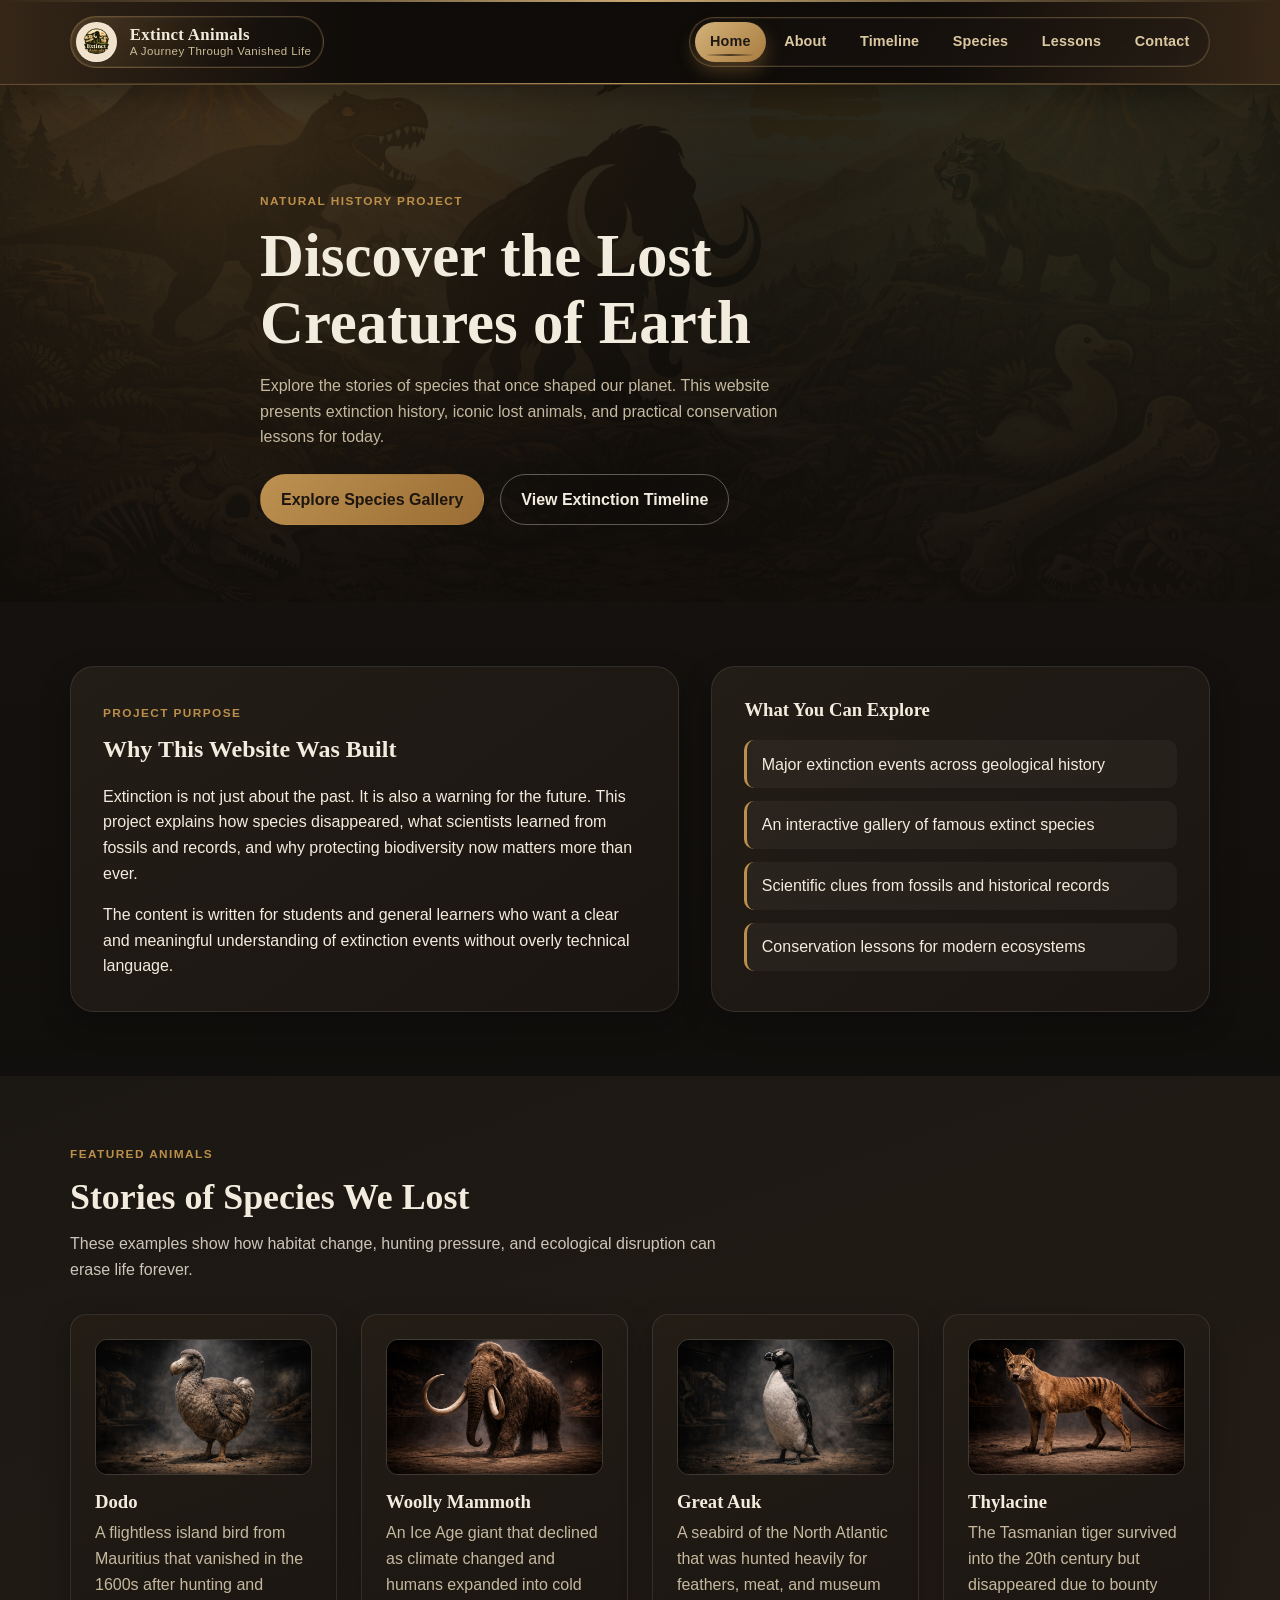
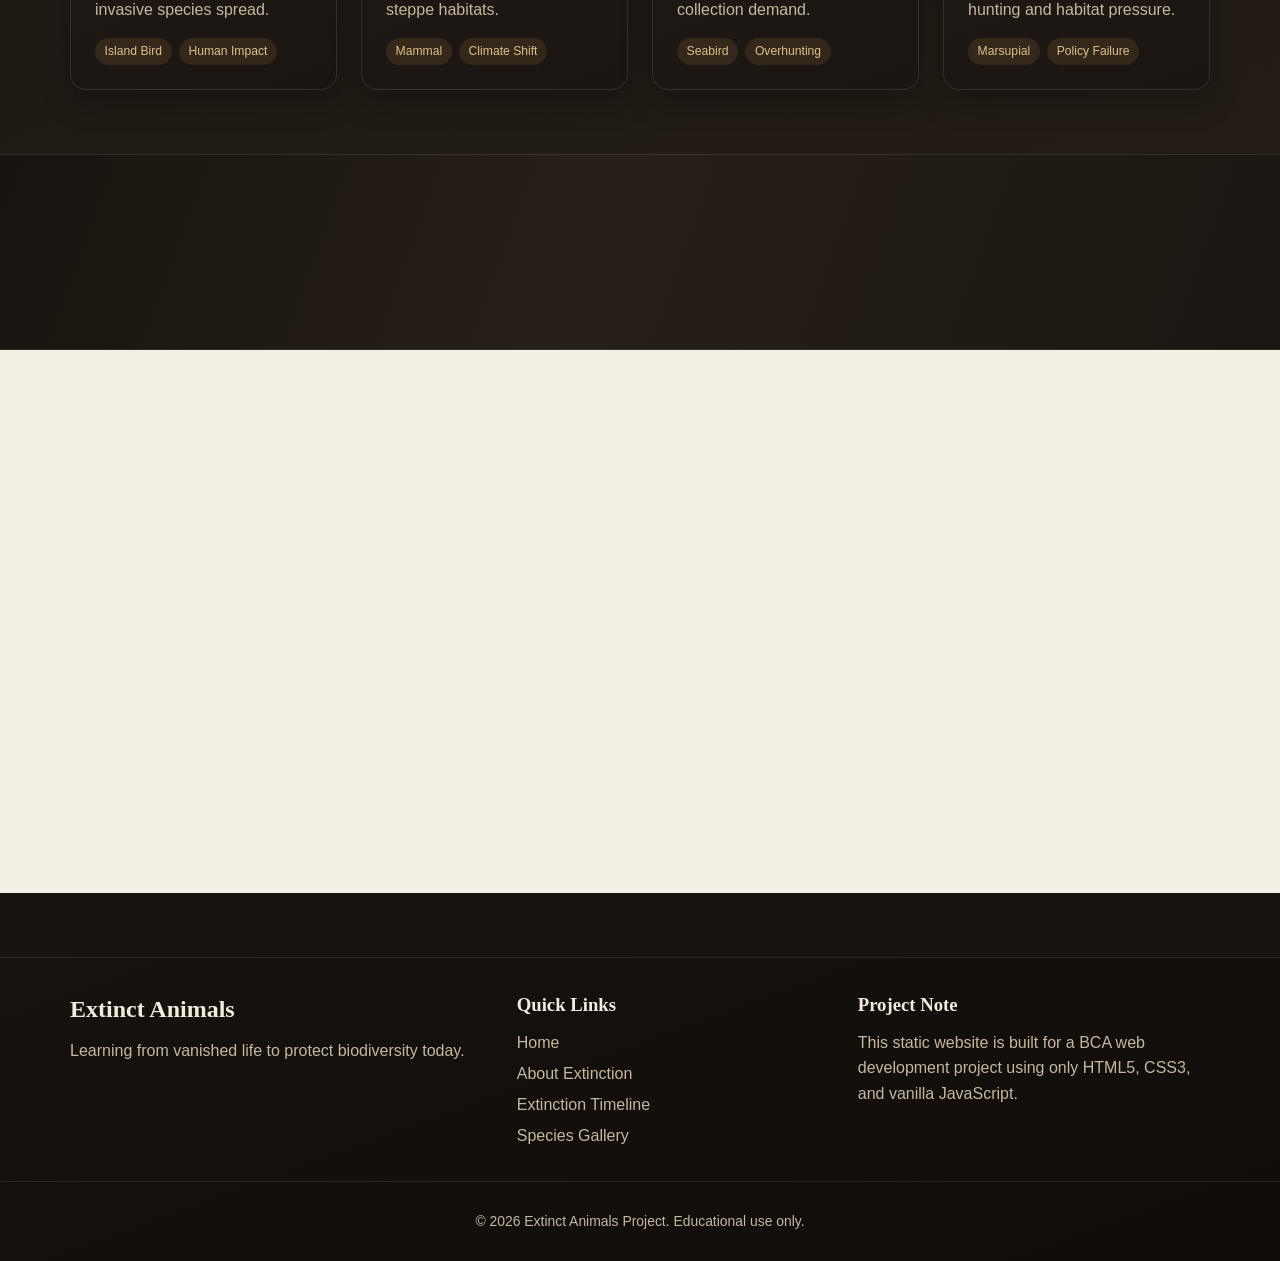
<file: index.html>
<!DOCTYPE html>
<html lang="en">
<head>
  <meta charset="UTF-8" />
  <meta name="viewport" content="width=device-width, initial-scale=1.0" />
  <meta name="description" content="Extinct Animals is an educational website exploring lost species, mass extinction events, and conservation lessons for the future." />
  <title>Extinct Animals | Home</title>
  <meta name="robots" content="index, follow" />
  <meta name="theme-color" content="#13110f" />
  <link rel="canonical" href="https://your-domain.example/index.html" />

  <meta property="og:locale" content="en_US" />
  <meta property="og:type" content="website" />
  <meta property="og:site_name" content="Extinct Animals" />
  <meta property="og:title" content="Extinct Animals | Home" />
  <meta property="og:description" content="Extinct Animals is an educational website exploring lost species, mass extinction events, and conservation lessons for the future." />
  <meta property="og:url" content="https://lostspecies.vercel.app" />
  <meta property="og:image" content="https://lostspecies.vercel.app/assets/banners/Banner.png" />
  <meta property="og:image:alt" content="Extinct Animals banner with natural history theme" />

  <meta name="twitter:card" content="summary_large_image" />
  <meta name="twitter:title" content="Extinct Animals | Home" />
  <meta name="twitter:description" content="Extinct Animals is an educational website exploring lost species, mass extinction events, and conservation lessons for the future." />
  <meta name="twitter:image" content="/assets/banners/Banner.png" />
  <meta name="twitter:image:alt" content="Extinct Animals banner with natural history theme" />

  <link rel="stylesheet" href="css/style.css" />
  <link rel="icon" type="image/png" href="assets/icons/Logo.png" />
</head>
<body data-page="index.html">
  <header class="site-header">
    <div class="container nav-wrap">
      <a class="logo" href="index.html" aria-label="Extinct Animals home page">
        <span class="logo-mark"><img src="assets/icons/Logo.png" alt="Extinct Animals logo" /></span>
        <span class="logo-text">
          <strong>Extinct Animals</strong>
          <small>A Journey Through Vanished Life</small>
        </span>
      </a>

      <button class="menu-toggle" type="button" aria-label="Toggle navigation menu" aria-controls="primaryNav" aria-expanded="false">
        <span></span>
        <span></span>
        <span></span>
      </button>

      <nav aria-label="Main navigation">
        <ul class="nav-links" id="primaryNav">
          <li><a href="index.html" data-page="index.html">Home</a></li>
          <li><a href="about.html" data-page="about.html">About</a></li>
          <li><a href="timeline.html" data-page="timeline.html">Timeline</a></li>
          <li><a href="species.html" data-page="species.html">Species</a></li>
          <li><a href="lessons.html" data-page="lessons.html">Lessons</a></li>
          <li><a href="contact.html" data-page="contact.html">Contact</a></li>
        </ul>
      </nav>
    </div>
  </header>

  <main>
    <section class="page-hero home-hero">
      <div class="container hero-content" data-reveal>
        <span class="eyebrow">Natural History Project</span>
        <h1>Discover the Lost Creatures of Earth</h1>
        <p>
          Explore the stories of species that once shaped our planet. This website presents extinction history,
          iconic lost animals, and practical conservation lessons for today.
        </p>
        <div class="hero-actions">
          <a class="btn btn-primary" href="species.html">Explore Species Gallery</a>
          <a class="btn btn-secondary" href="timeline.html">View Extinction Timeline</a>
        </div>
      </div>
    </section>

    <section class="section">
      <div class="container lead-grid">
        <article class="lead-panel" data-reveal>
          <span class="eyebrow">Project Purpose</span>
          <h2>Why This Website Was Built</h2>
          <p>
            Extinction is not just about the past. It is also a warning for the future. This project explains how
            species disappeared, what scientists learned from fossils and records, and why protecting biodiversity now
            matters more than ever.
          </p>
          <p>
            The content is written for students and general learners who want a clear and meaningful understanding of
            extinction events without overly technical language.
          </p>
        </article>

        <aside class="lead-panel" data-reveal>
          <h3>What You Can Explore</h3>
          <ul class="info-list">
            <li>Major extinction events across geological history</li>
            <li>An interactive gallery of famous extinct species</li>
            <li>Scientific clues from fossils and historical records</li>
            <li>Conservation lessons for modern ecosystems</li>
          </ul>
        </aside>
      </div>
    </section>

    <section class="section section-alt">
      <div class="container">
        <div class="section-heading" data-reveal>
          <span class="eyebrow">Featured Animals</span>
          <h2>Stories of Species We Lost</h2>
          <p>These examples show how habitat change, hunting pressure, and ecological disruption can erase life forever.</p>
        </div>

        <div class="card-grid">
          <article class="feature-card" data-reveal>
            <div class="feature-media">
              <img src="assets/images/DoDo.png" alt="Dodo bird illustration" />
            </div>
            <h3>Dodo</h3>
            <p>A flightless island bird from Mauritius that vanished in the 1600s after hunting and invasive species spread.</p>
            <div class="badges">
              <span class="badge">Island Bird</span>
              <span class="badge">Human Impact</span>
            </div>
          </article>

          <article class="feature-card" data-reveal>
            <div class="feature-media">
              <img src="assets/images/Woolly mammoth.png" alt="Woolly mammoth illustration" />
            </div>
            <h3>Woolly Mammoth</h3>
            <p>An Ice Age giant that declined as climate changed and humans expanded into cold steppe habitats.</p>
            <div class="badges">
              <span class="badge">Mammal</span>
              <span class="badge">Climate Shift</span>
            </div>
          </article>

          <article class="feature-card" data-reveal>
            <div class="feature-media">
              <img src="assets/images/Great Auk.png" alt="Great auk illustration" />
            </div>
            <h3>Great Auk</h3>
            <p>A seabird of the North Atlantic that was hunted heavily for feathers, meat, and museum collection demand.</p>
            <div class="badges">
              <span class="badge">Seabird</span>
              <span class="badge">Overhunting</span>
            </div>
          </article>

          <article class="feature-card" data-reveal>
            <div class="feature-media">
              <img src="assets/images/Thylacine.png" alt="Thylacine illustration" />
            </div>
            <h3>Thylacine</h3>
            <p>The Tasmanian tiger survived into the 20th century but disappeared due to bounty hunting and habitat pressure.</p>
            <div class="badges">
              <span class="badge">Marsupial</span>
              <span class="badge">Policy Failure</span>
            </div>
          </article>
        </div>
      </div>
    </section>

    <section class="facts-strip" aria-label="Quick extinction facts">
      <div class="container facts-grid">
        <article class="fact-item" data-reveal>
          <strong data-counter="20">0</strong>
          <span>Species Featured in Gallery</span>
        </article>
        <article class="fact-item" data-reveal>
          <strong data-counter="5">0</strong>
          <span>Major Mass Extinction Events</span>
        </article>
        <article class="fact-item" data-reveal>
          <strong data-counter="900" data-suffix="+">0</strong>
          <span>Documented Modern Extinctions Since 1500</span>
        </article>
        <article class="fact-item" data-reveal>
          <strong data-counter="1">0</strong>
          <span>Shared Planet to Protect</span>
        </article>
      </div>
    </section>

    <section class="section section-light">
      <div class="container split-layout">
        <div class="split-text" data-reveal>
          <span class="eyebrow">Why It Matters</span>
          <h2>Extinction Is a Scientific Lesson and a Human Responsibility</h2>
          <p>
            Every extinct species removes a unique evolutionary story. Studying these losses helps researchers understand
            food webs, climate stress, and ecosystem fragility. It also reveals where human choices can cause irreversible damage.
          </p>
          <div class="callout">
            <strong>Conservation message</strong>
            Protecting habitats, reducing overexploitation, and supporting science-based policy can prevent future extinctions.
          </div>
          <div class="hero-actions">
            <a class="btn btn-dark" href="species.html">Open Species Gallery</a>
            <a class="btn btn-dark" href="timeline.html">Study Timeline</a>
          </div>
        </div>

        <div class="split-media" data-reveal>
          <figure class="content-media">
            <img src="assets/images/From%20Lost%20Species%20to%20Living%20Lessons.png" alt="From Lost Species to Living Lessons" loading="lazy" />
          </figure>
        </div>
      </div>
    </section>
  </main>

  <footer class="site-footer">
    <div class="container footer-grid">
      <div>
        <h2>Extinct Animals</h2>
        <p>Learning from vanished life to protect biodiversity today.</p>
      </div>
      <div>
        <h3>Quick Links</h3>
        <ul class="footer-links">
          <li><a href="index.html">Home</a></li>
          <li><a href="about.html">About Extinction</a></li>
          <li><a href="timeline.html">Extinction Timeline</a></li>
          <li><a href="species.html">Species Gallery</a></li>
        </ul>
      </div>
      <div>
        <h3>Project Note</h3>
        <p>This static website is built for a BCA web development project using only HTML5, CSS3, and vanilla JavaScript.</p>
      </div>
    </div>
    <div class="footer-bottom">
      <p>&copy; 2026 Extinct Animals Project. Educational use only.</p>
    </div>
  </footer>

  <script src="js/main.js" defer></script>
</body>
</html>
</file>
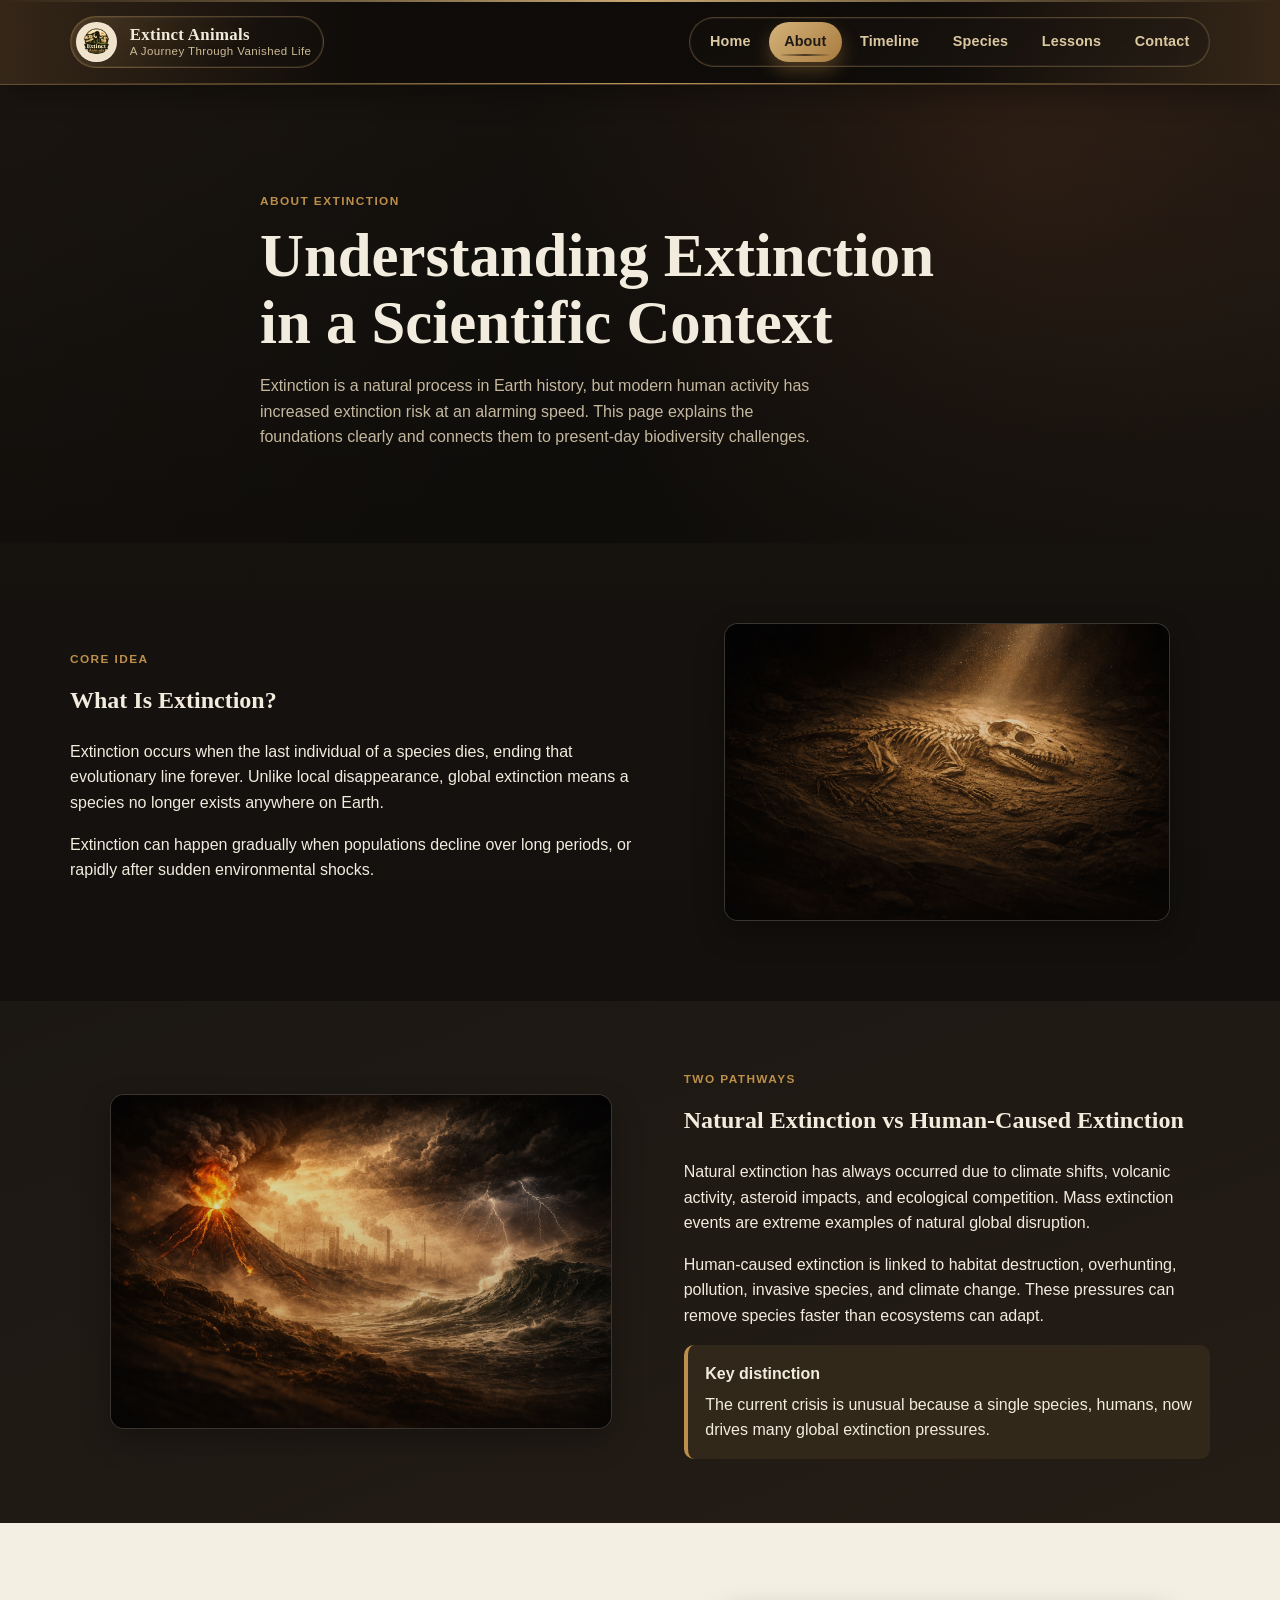
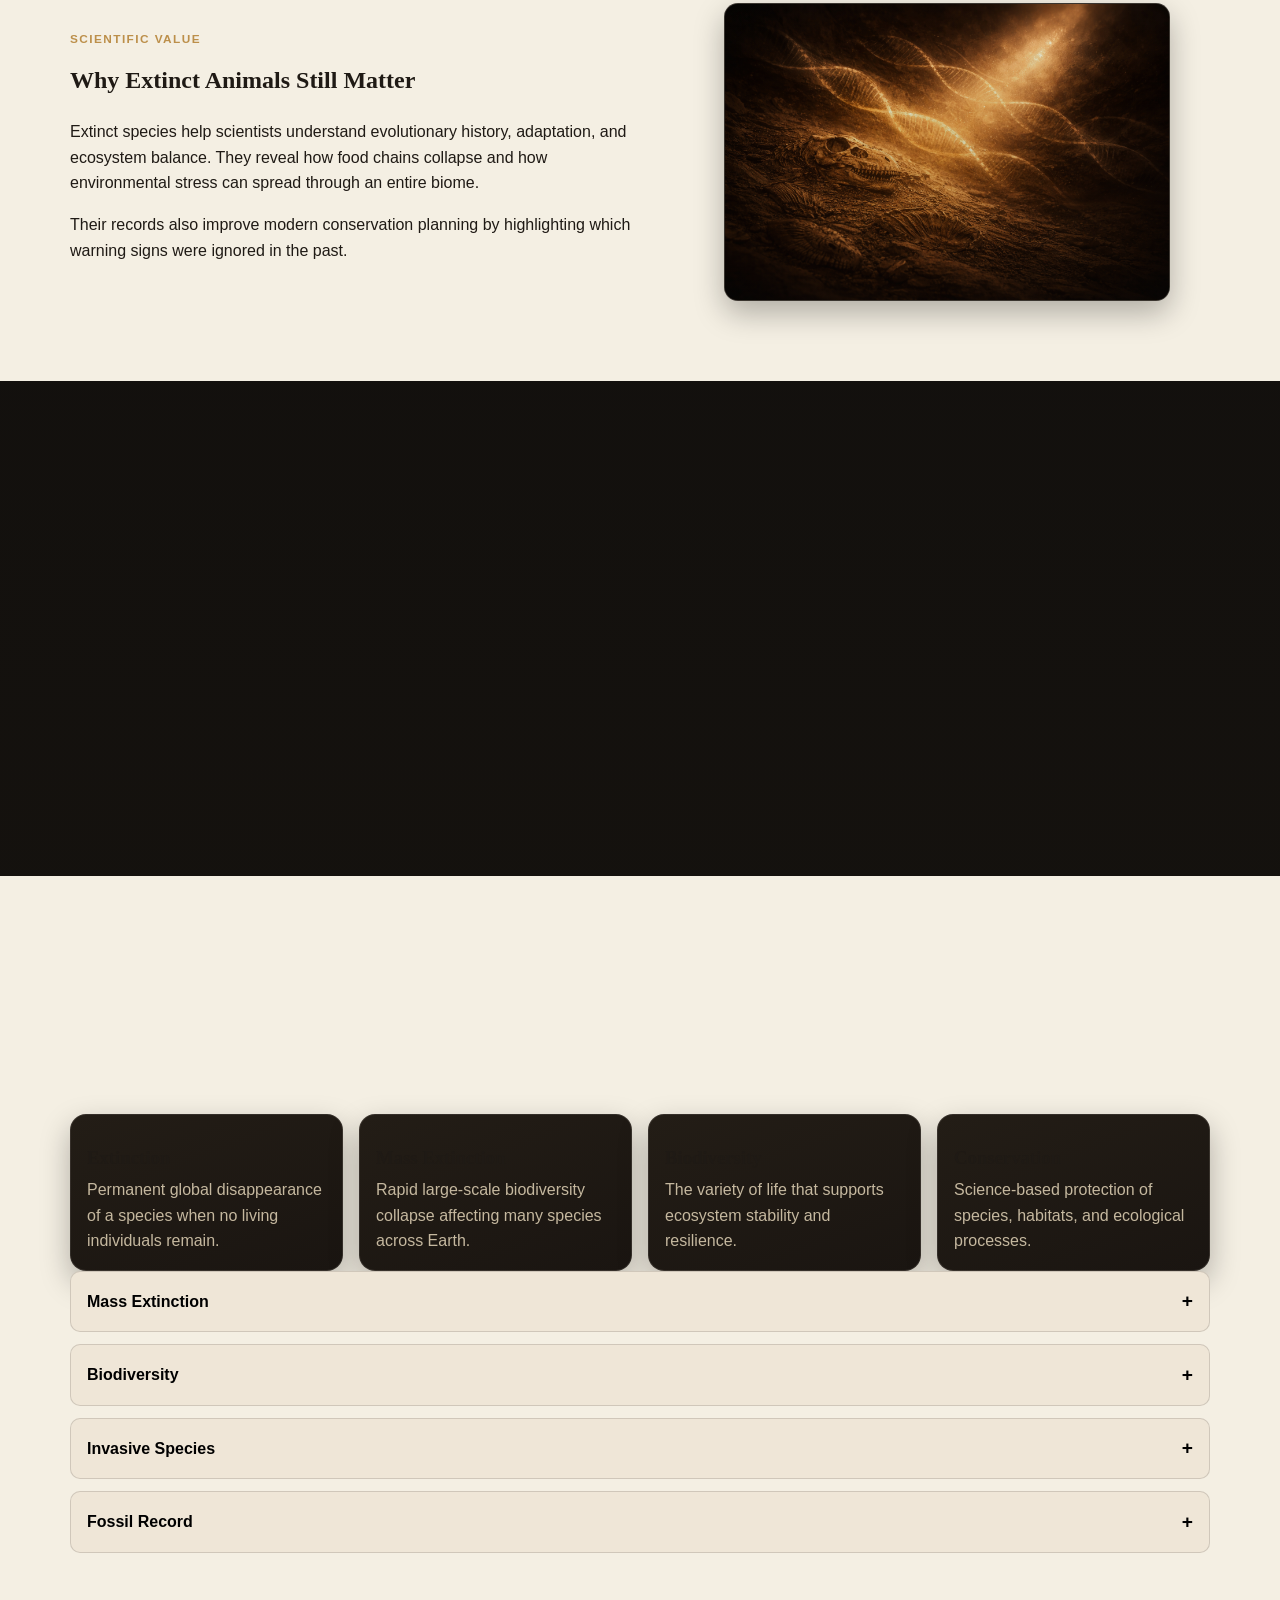
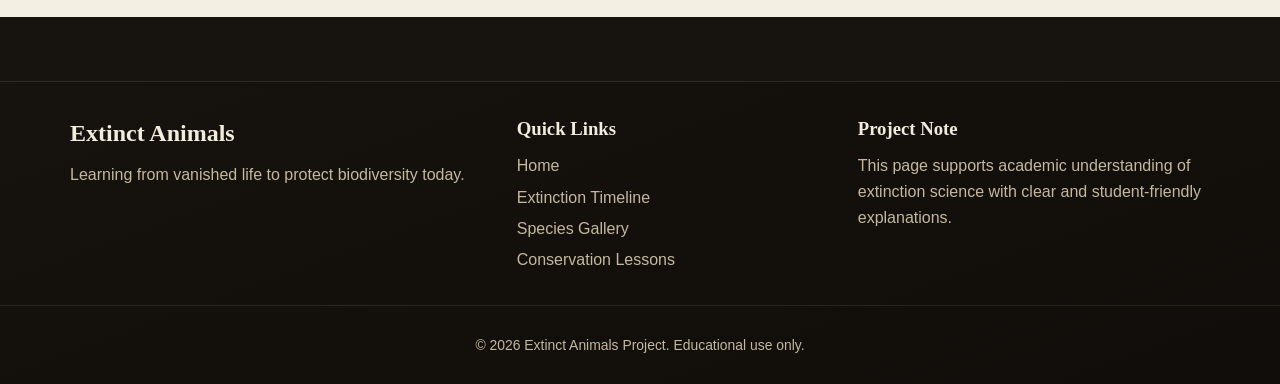
<file: about.html>
<!DOCTYPE html>
<html lang="en">
<head>
  <meta charset="UTF-8" />
  <meta name="viewport" content="width=device-width, initial-scale=1.0" />
  <meta name="description" content="Learn what extinction means, how natural and human-driven extinctions differ, and why extinct species still matter to science." />
  <title>Extinct Animals | About Extinction</title>
  <meta name="robots" content="index, follow" />
  <meta name="theme-color" content="#13110f" />
  <link rel="canonical" href="https://your-domain.example/about.html" />

  <meta property="og:locale" content="en_US" />
  <meta property="og:type" content="website" />
  <meta property="og:site_name" content="Extinct Animals" />
  <meta property="og:title" content="Extinct Animals | About Extinction" />
  <meta property="og:description" content="Learn what extinction means, how natural and human-driven extinctions differ, and why extinct species still matter to science." />
 <meta property="og:url" content="https://lostspecies.vercel.app" />
  <meta property="og:image" content="https://lostspecies.vercel.app/assets/banners/Banner.png" />
  <meta property="og:image:alt" content="Extinct Animals banner with natural history theme" />

  <meta name="twitter:card" content="summary_large_image" />
  <meta name="twitter:title" content="Extinct Animals | About Extinction" />
  <meta name="twitter:description" content="Learn what extinction means, how natural and human-driven extinctions differ, and why extinct species still matter to science." />
  <meta name="twitter:image" content="/assets/banners/Banner.png" />
  <meta name="twitter:image:alt" content="Extinct Animals banner with natural history theme" />

  <link rel="stylesheet" href="css/style.css" />
  <link rel="icon" type="image/png" href="assets/icons/Logo.png" />
</head>
<body data-page="about.html">
  <header class="site-header">
    <div class="container nav-wrap">
      <a class="logo" href="index.html" aria-label="Extinct Animals home page">
        <span class="logo-mark"><img src="assets/icons/Logo.png" alt="Extinct Animals logo" /></span>
        <span class="logo-text">
          <strong>Extinct Animals</strong>
          <small>A Journey Through Vanished Life</small>
        </span>
      </a>

      <button class="menu-toggle" type="button" aria-label="Toggle navigation menu" aria-controls="primaryNav" aria-expanded="false">
        <span></span>
        <span></span>
        <span></span>
      </button>

      <nav aria-label="Main navigation">
        <ul class="nav-links" id="primaryNav">
          <li><a href="index.html" data-page="index.html">Home</a></li>
          <li><a href="about.html" data-page="about.html">About</a></li>
          <li><a href="timeline.html" data-page="timeline.html">Timeline</a></li>
          <li><a href="species.html" data-page="species.html">Species</a></li>
          <li><a href="lessons.html" data-page="lessons.html">Lessons</a></li>
          <li><a href="contact.html" data-page="contact.html">Contact</a></li>
        </ul>
      </nav>
    </div>
  </header>

  <main>
    <section class="page-hero about-hero">
      <div class="container hero-content" data-reveal>
        <span class="eyebrow">About Extinction</span>
        <h1>Understanding Extinction in a Scientific Context</h1>
        <p>
          Extinction is a natural process in Earth history, but modern human activity has increased extinction risk at an alarming speed.
          This page explains the foundations clearly and connects them to present-day biodiversity challenges.
        </p>
      </div>
    </section>

    <section class="section">
      <div class="container split-layout">
        <article class="split-text" data-reveal>
          <span class="eyebrow">Core Idea</span>
          <h2>What Is Extinction?</h2>
          <p>
            Extinction occurs when the last individual of a species dies, ending that evolutionary line forever. Unlike local disappearance,
            global extinction means a species no longer exists anywhere on Earth.
          </p>
          <p>
            Extinction can happen gradually when populations decline over long periods, or rapidly after sudden environmental shocks.
          </p>
        </article>
        <div class="split-media" data-reveal>
          <figure class="content-media">
            <img src="assets/images/Final%20Record%20of%20a%20Species.png" alt="Final Record of a Species" loading="lazy" />
          </figure>
        </div>
      </div>
    </section>

    <section class="section section-alt">
      <div class="container split-layout reverse">
        <article class="split-text" data-reveal>
          <span class="eyebrow">Two Pathways</span>
          <h2>Natural Extinction vs Human-Caused Extinction</h2>
          <p>
            Natural extinction has always occurred due to climate shifts, volcanic activity, asteroid impacts, and ecological competition.
            Mass extinction events are extreme examples of natural global disruption.
          </p>
          <p>
            Human-caused extinction is linked to habitat destruction, overhunting, pollution, invasive species, and climate change.
            These pressures can remove species faster than ecosystems can adapt.
          </p>
          <div class="callout">
            <strong>Key distinction</strong>
            The current crisis is unusual because a single species, humans, now drives many global extinction pressures.
          </div>
        </article>
        <div class="split-media" data-reveal>
          <figure class="content-media">
            <img src="assets/images/Natural%20Forces%20and%20Human%20Pressure.png" alt="Natural Forces and Human Pressure" loading="lazy" />
          </figure>
        </div>
      </div>
    </section>

    <section class="section section-light">
      <div class="container split-layout">
        <article class="split-text" data-reveal>
          <span class="eyebrow">Scientific Value</span>
          <h2>Why Extinct Animals Still Matter</h2>
          <p>
            Extinct species help scientists understand evolutionary history, adaptation, and ecosystem balance. They reveal how food chains
            collapse and how environmental stress can spread through an entire biome.
          </p>
          <p>
            Their records also improve modern conservation planning by highlighting which warning signs were ignored in the past.
          </p>
        </article>
        <div class="split-media" data-reveal>
          <figure class="content-media">
            <img src="assets/images/Evolutionary%20Evidence.png" alt="Evolutionary Evidence" loading="lazy" />
          </figure>
        </div>
      </div>
    </section>

    <section class="section">
      <div class="container split-layout reverse">
        <article class="split-text" data-reveal>
          <span class="eyebrow">Research Methods</span>
          <h2>Fossils, Archives, and Historical Observations</h2>
          <p>
            Paleontologists use fossils to reconstruct body structures, movement, and ancient habitats. Museum archives and early explorer
            records can reveal where species lived and when they began to decline.
          </p>
          <p>
            Combining fossil evidence with modern genetics gives a stronger picture of how species evolved and disappeared.
          </p>
        </article>
        <div class="split-media" data-reveal>
          <figure class="content-media">
            <img src="assets/images/Fossil%20Beds%20and%20Museum%20Notes.png" alt="Fossil Beds and Museum Notes" loading="lazy" />
          </figure>
        </div>
      </div>
    </section>

    <section class="section section-light">
      <div class="container">
        <div class="section-heading" data-reveal>
          <span class="eyebrow">Glossary</span>
          <h2>Key Terms</h2>
          <p>Use the expandable glossary to review foundational extinction concepts for revision and viva discussion.</p>
        </div>

        <div class="key-grid" data-reveal>
          <article class="glossary-card">
            <h3>Extinction</h3>
            <p>Permanent global disappearance of a species when no living individuals remain.</p>
          </article>
          <article class="glossary-card">
            <h3>Mass Extinction</h3>
            <p>Rapid large-scale biodiversity collapse affecting many species across Earth.</p>
          </article>
          <article class="glossary-card">
            <h3>Biodiversity</h3>
            <p>The variety of life that supports ecosystem stability and resilience.</p>
          </article>
          <article class="glossary-card">
            <h3>Conservation</h3>
            <p>Science-based protection of species, habitats, and ecological processes.</p>
          </article>
        </div>

        <div class="accordion" data-reveal>
          <article class="accordion-item">
            <button class="accordion-toggle" type="button" aria-expanded="false">Mass Extinction</button>
            <div class="accordion-content">
              <p>A global event in which a very large percentage of species disappear over a relatively short geological period.</p>
            </div>
          </article>

          <article class="accordion-item">
            <button class="accordion-toggle" type="button" aria-expanded="false">Biodiversity</button>
            <div class="accordion-content">
              <p>The variety of life across genes, species, and ecosystems. High biodiversity usually supports stronger ecosystem resilience.</p>
            </div>
          </article>

          <article class="accordion-item">
            <button class="accordion-toggle" type="button" aria-expanded="false">Invasive Species</button>
            <div class="accordion-content">
              <p>Species introduced to new regions where they spread rapidly and can outcompete native species, sometimes driving extinctions.</p>
            </div>
          </article>

          <article class="accordion-item">
            <button class="accordion-toggle" type="button" aria-expanded="false">Fossil Record</button>
            <div class="accordion-content">
              <p>The collection of preserved remains, imprints, and traces that documents ancient life and changes in biodiversity over time.</p>
            </div>
          </article>
        </div>
      </div>
    </section>
  </main>

  <footer class="site-footer">
    <div class="container footer-grid">
      <div>
        <h2>Extinct Animals</h2>
        <p>Learning from vanished life to protect biodiversity today.</p>
      </div>
      <div>
        <h3>Quick Links</h3>
        <ul class="footer-links">
          <li><a href="index.html">Home</a></li>
          <li><a href="timeline.html">Extinction Timeline</a></li>
          <li><a href="species.html">Species Gallery</a></li>
          <li><a href="lessons.html">Conservation Lessons</a></li>
        </ul>
      </div>
      <div>
        <h3>Project Note</h3>
        <p>This page supports academic understanding of extinction science with clear and student-friendly explanations.</p>
      </div>
    </div>
    <div class="footer-bottom">
      <p>&copy; 2026 Extinct Animals Project. Educational use only.</p>
    </div>
  </footer>

  <script src="js/main.js" defer></script>
</body>
</html>
</file>
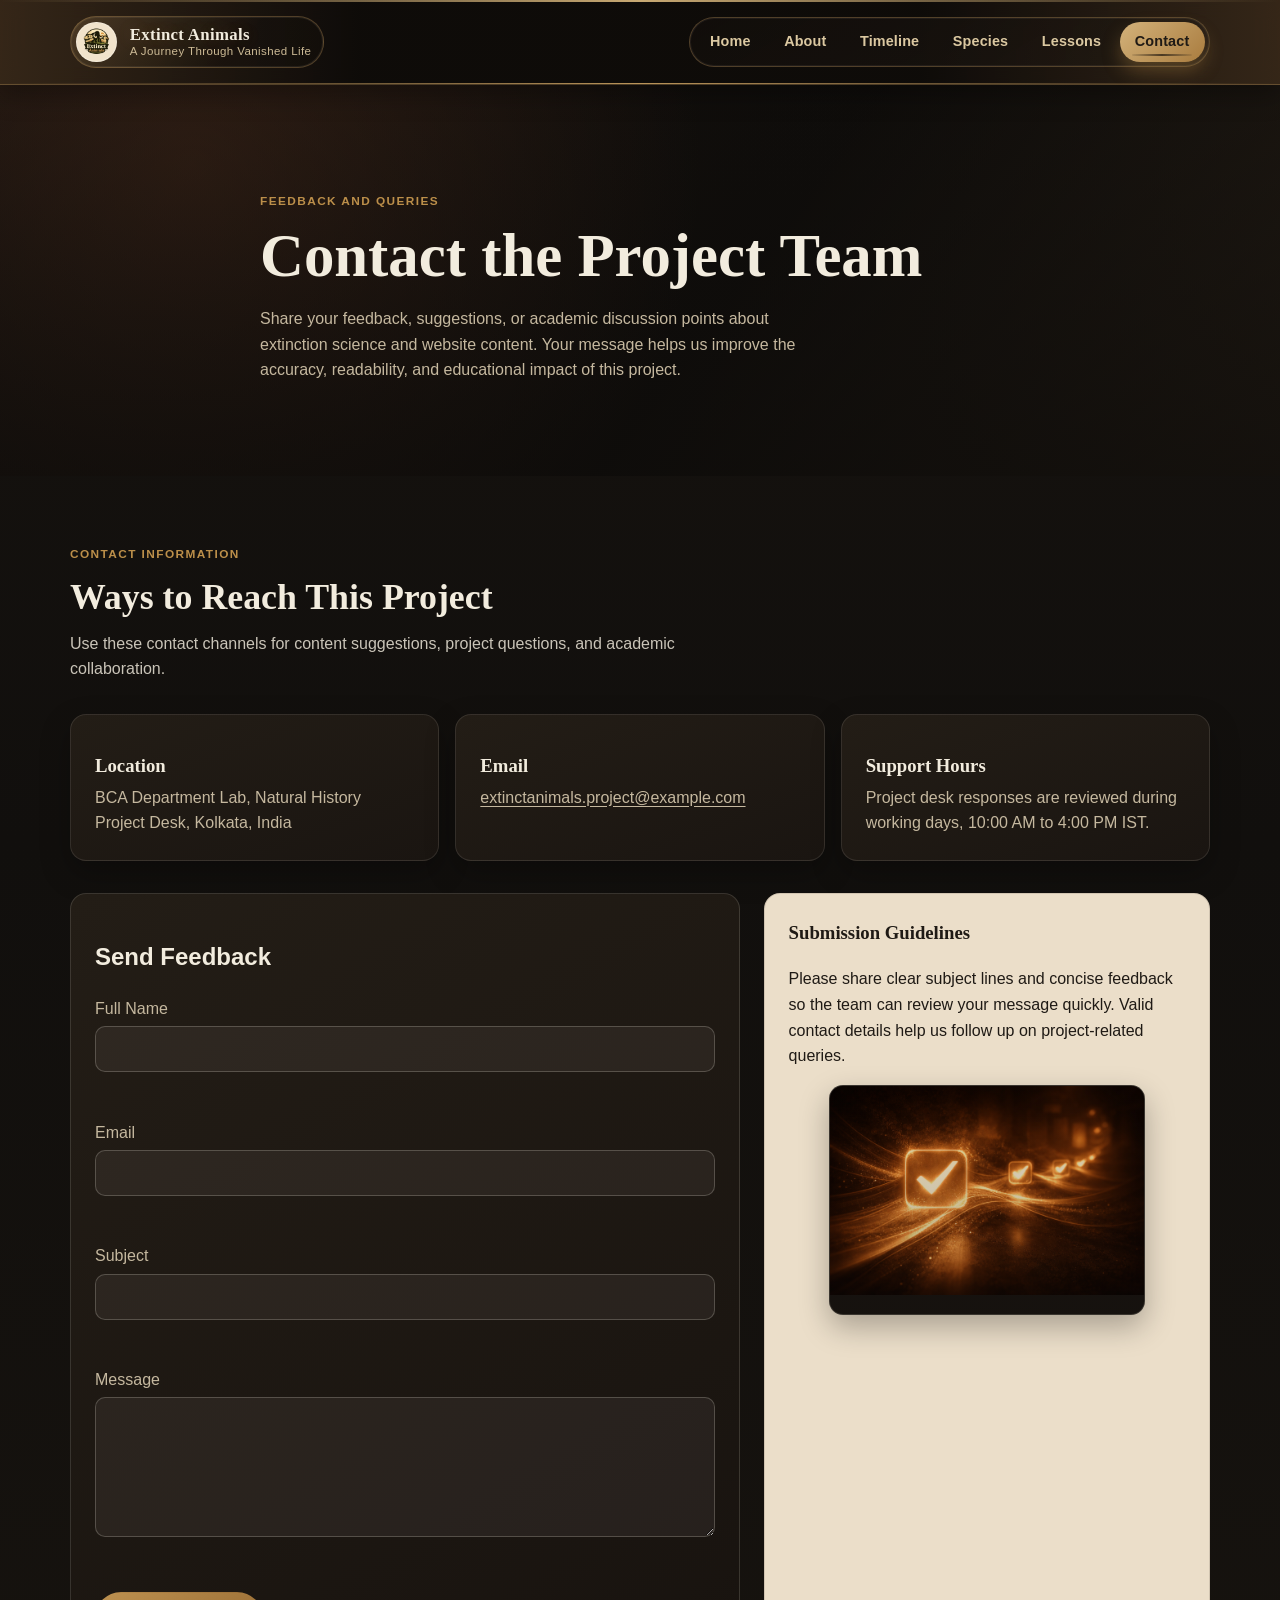
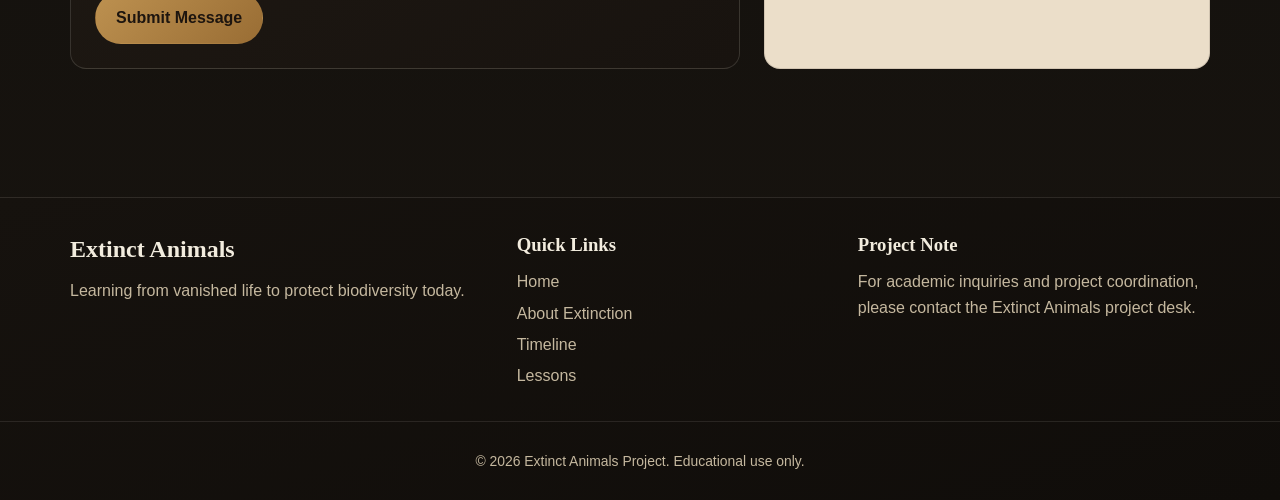
<file: contact.html>
<!DOCTYPE html>
<html lang="en">
<head>
  <meta charset="UTF-8" />
  <meta name="viewport" content="width=device-width, initial-scale=1.0" />
  <meta name="description" content="Contact page for the Extinct Animals college project with client-side validated feedback form." />
  <title>Extinct Animals | Contact</title>
  <meta name="robots" content="index, follow" />
  <meta name="theme-color" content="#13110f" />
  <link rel="canonical" href="https://your-domain.example/contact.html" />

  <meta property="og:locale" content="en_US" />
  <meta property="og:type" content="website" />
  <meta property="og:site_name" content="Extinct Animals" />
  <meta property="og:title" content="Extinct Animals | Contact" />
  <meta property="og:description" content="Contact page for the Extinct Animals college project with client-side validated feedback form." />
 <meta property="og:url" content="https://lostspecies.vercel.app" />
  <meta property="og:image" content="https://lostspecies.vercel.app/assets/banners/Banner.png" />
  <meta property="og:image:alt" content="Extinct Animals banner with natural history theme" />

  <meta name="twitter:card" content="summary_large_image" />
  <meta name="twitter:title" content="Extinct Animals | Contact" />
  <meta name="twitter:description" content="Contact page for the Extinct Animals college project with client-side validated feedback form." />
  <meta name="twitter:image" content="/assets/banners/Banner.png" />
  <meta name="twitter:image:alt" content="Extinct Animals banner with natural history theme" />

  <link rel="stylesheet" href="css/style.css" />
  <link rel="icon" type="image/png" href="assets/icons/Logo.png" />
</head>
<body data-page="contact.html">
  <header class="site-header">
    <div class="container nav-wrap">
      <a class="logo" href="index.html" aria-label="Extinct Animals home page">
        <span class="logo-mark"><img src="assets/icons/Logo.png" alt="Extinct Animals logo" /></span>
        <span class="logo-text">
          <strong>Extinct Animals</strong>
          <small>A Journey Through Vanished Life</small>
        </span>
      </a>

      <button class="menu-toggle" type="button" aria-label="Toggle navigation menu" aria-controls="primaryNav" aria-expanded="false">
        <span></span>
        <span></span>
        <span></span>
      </button>

      <nav aria-label="Main navigation">
        <ul class="nav-links" id="primaryNav">
          <li><a href="index.html" data-page="index.html">Home</a></li>
          <li><a href="about.html" data-page="about.html">About</a></li>
          <li><a href="timeline.html" data-page="timeline.html">Timeline</a></li>
          <li><a href="species.html" data-page="species.html">Species</a></li>
          <li><a href="lessons.html" data-page="lessons.html">Lessons</a></li>
          <li><a href="contact.html" data-page="contact.html">Contact</a></li>
        </ul>
      </nav>
    </div>
  </header>

  <main>
    <section class="page-hero contact-hero">
      <div class="container hero-content" data-reveal>
        <span class="eyebrow">Feedback and Queries</span>
        <h1>Contact the Project Team</h1>
        <p>
          Share your feedback, suggestions, or academic discussion points about extinction science and website content.
          Your message helps us improve the accuracy, readability, and educational impact of this project.
        </p>
      </div>
    </section>

    <section class="section">
      <div class="container">
        <div class="section-heading" data-reveal>
          <span class="eyebrow">Contact Information</span>
          <h2>Ways to Reach This Project</h2>
          <p>Use these contact channels for content suggestions, project questions, and academic collaboration.</p>
        </div>

        <div class="contact-grid">
          <article class="contact-card" data-reveal>
            <h3>Location</h3>
            <p>BCA Department Lab, Natural History Project Desk, Kolkata, India</p>
          </article>

          <article class="contact-card" data-reveal>
            <h3>Email</h3>
            <p><a href="mailto:extinctanimals.project@example.com">extinctanimals.project@example.com</a></p>
          </article>

          <article class="contact-card" data-reveal>
            <h3>Support Hours</h3>
            <p>Project desk responses are reviewed during working days, 10:00 AM to 4:00 PM IST.</p>
          </article>
        </div>

        <div class="form-shell">
          <section class="form-panel" data-reveal>
            <h2>Send Feedback</h2>
            <form id="contactForm" novalidate>
              <div class="form-grid">
                <div>
                  <label for="fullName">Full Name</label>
                  <input id="fullName" name="fullName" type="text" required />
                  <p class="form-error" id="fullNameError"></p>
                </div>

                <div>
                  <label for="emailAddress">Email</label>
                  <input id="emailAddress" name="emailAddress" type="email" required />
                  <p class="form-error" id="emailAddressError"></p>
                </div>

                <div>
                  <label for="subject">Subject</label>
                  <input id="subject" name="subject" type="text" required />
                  <p class="form-error" id="subjectError"></p>
                </div>

                <div>
                  <label for="message">Message</label>
                  <textarea id="message" name="message" required></textarea>
                  <p class="form-error" id="messageError"></p>
                </div>

                <div>
                  <button class="btn btn-primary" type="submit">Submit Message</button>
                </div>
              </div>
            </form>
            <div class="success-message hidden" id="formSuccess" role="status" aria-live="polite">
              Thank you. Your message has been submitted successfully.
            </div>
          </section>

          <aside class="side-note" data-reveal>
            <h3>Submission Guidelines</h3>
            <p>
              Please share clear subject lines and concise feedback so the team can review your message quickly.
              Valid contact details help us follow up on project-related queries.
            </p>
            <figure class="content-media">
              <img src="assets/images/Contact-Section.png" alt="Contact section illustration" loading="lazy" />
            </figure>
          </aside>
        </div>
      </div>
    </section>
  </main>

  <footer class="site-footer">
    <div class="container footer-grid">
      <div>
        <h2>Extinct Animals</h2>
        <p>Learning from vanished life to protect biodiversity today.</p>
      </div>
      <div>
        <h3>Quick Links</h3>
        <ul class="footer-links">
          <li><a href="index.html">Home</a></li>
          <li><a href="about.html">About Extinction</a></li>
          <li><a href="timeline.html">Timeline</a></li>
          <li><a href="lessons.html">Lessons</a></li>
        </ul>
      </div>
      <div>
        <h3>Project Note</h3>
        <p>For academic inquiries and project coordination, please contact the Extinct Animals project desk.</p>
      </div>
    </div>
    <div class="footer-bottom">
      <p>&copy; 2026 Extinct Animals Project. Educational use only.</p>
    </div>
  </footer>

  <script src="js/main.js" defer></script>
</body>
</html>
</file>
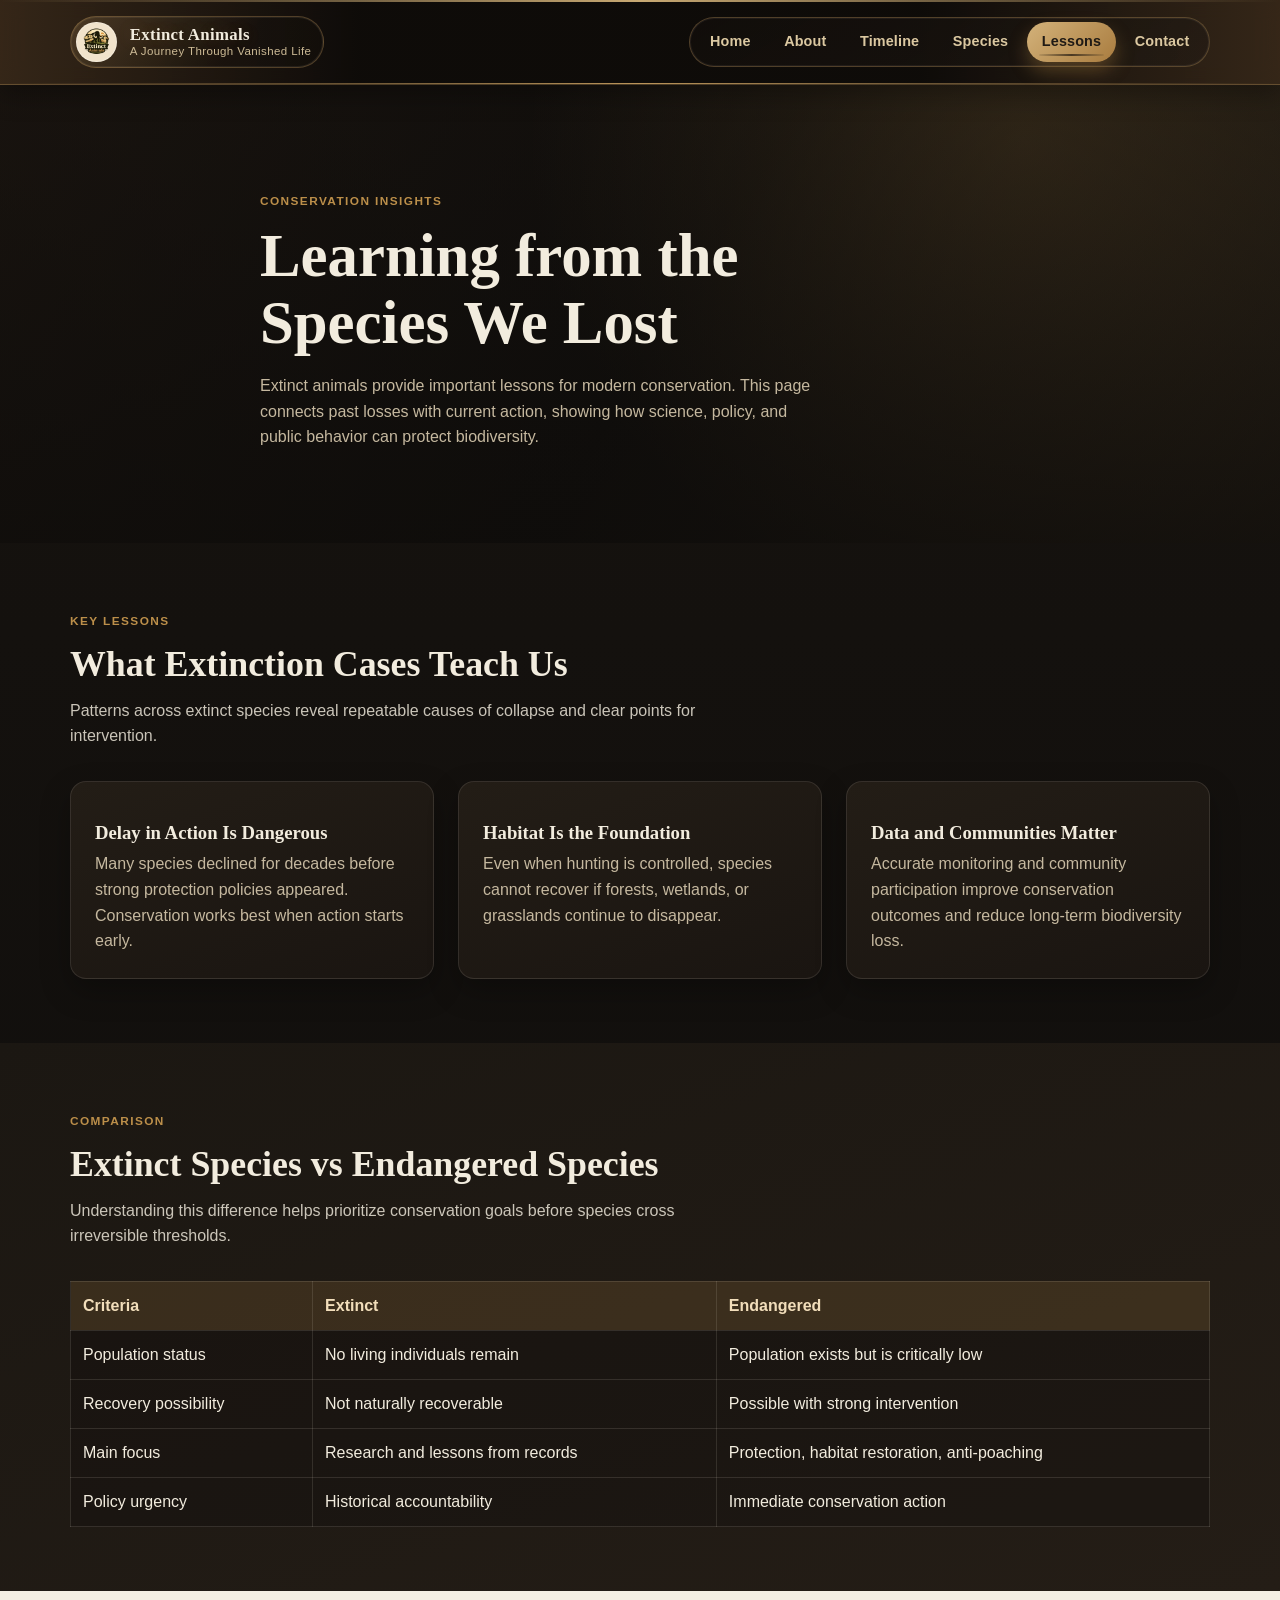
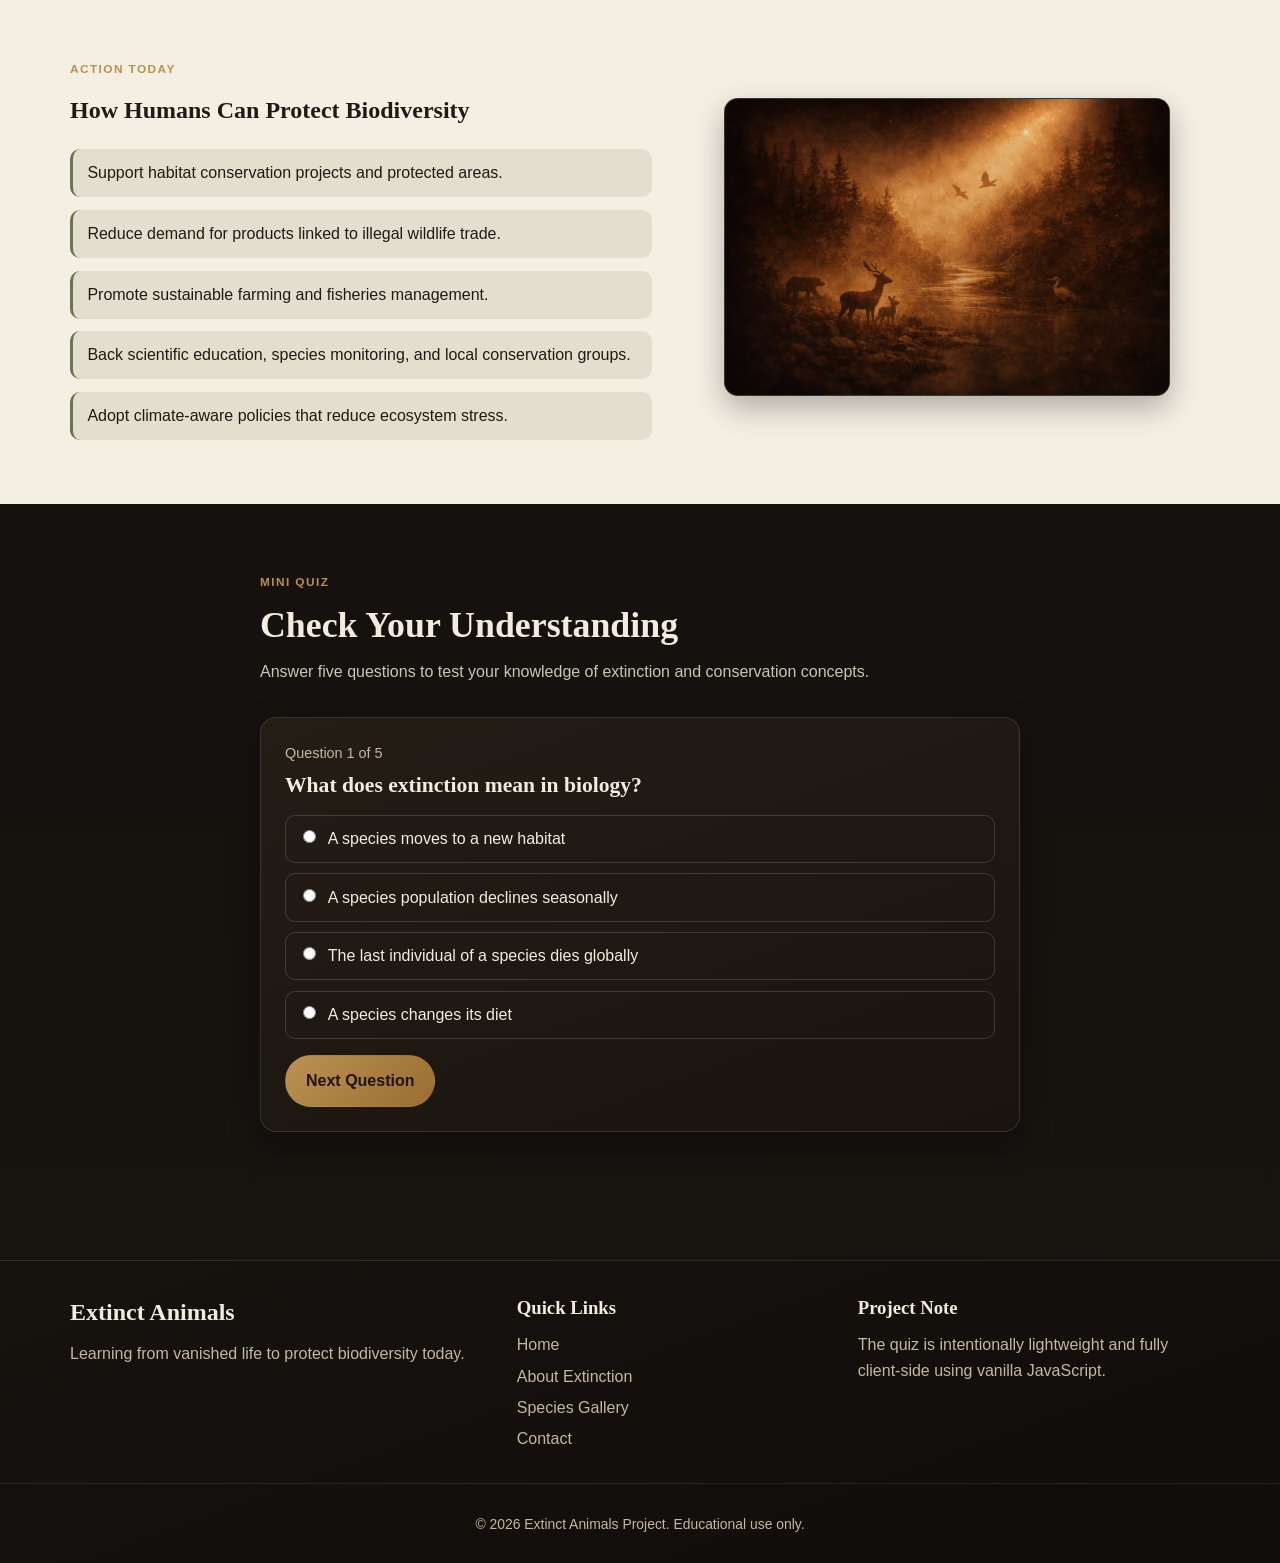
<file: lessons.html>
<!DOCTYPE html>
<html lang="en">
<head>
  <meta charset="UTF-8" />
  <meta name="viewport" content="width=device-width, initial-scale=1.0" />
  <meta name="description" content="Learn key conservation lessons from extinct species and test your understanding with an interactive quiz." />
  <title>Extinct Animals | Conservation Lessons</title>
  <meta name="robots" content="index, follow" />
  <meta name="theme-color" content="#13110f" />
  <link rel="canonical" href="https://your-domain.example/lessons.html" />

  <meta property="og:locale" content="en_US" />
  <meta property="og:type" content="website" />
  <meta property="og:site_name" content="Extinct Animals" />
  <meta property="og:title" content="Extinct Animals | Conservation Lessons" />
  <meta property="og:description" content="Learn key conservation lessons from extinct species and test your understanding with an interactive quiz." />
 <meta property="og:url" content="https://lostspecies.vercel.app" />
  <meta property="og:image" content="https://lostspecies.vercel.app/assets/banners/Banner.png" />
  <meta property="og:image:alt" content="Extinct Animals banner with natural history theme" />

  <meta name="twitter:card" content="summary_large_image" />
  <meta name="twitter:title" content="Extinct Animals | Conservation Lessons" />
  <meta name="twitter:description" content="Learn key conservation lessons from extinct species and test your understanding with an interactive quiz." />
  <meta name="twitter:image" content="/assets/banners/Banner.png" />
  <meta name="twitter:image:alt" content="Extinct Animals banner with natural history theme" />

  <link rel="stylesheet" href="css/style.css" />
  <link rel="icon" type="image/png" href="assets/icons/Logo.png" />
</head>
<body data-page="lessons.html">
  <header class="site-header">
    <div class="container nav-wrap">
      <a class="logo" href="index.html" aria-label="Extinct Animals home page">
        <span class="logo-mark"><img src="assets/icons/Logo.png" alt="Extinct Animals logo" /></span>
        <span class="logo-text">
          <strong>Extinct Animals</strong>
          <small>A Journey Through Vanished Life</small>
        </span>
      </a>

      <button class="menu-toggle" type="button" aria-label="Toggle navigation menu" aria-controls="primaryNav" aria-expanded="false">
        <span></span>
        <span></span>
        <span></span>
      </button>

      <nav aria-label="Main navigation">
        <ul class="nav-links" id="primaryNav">
          <li><a href="index.html" data-page="index.html">Home</a></li>
          <li><a href="about.html" data-page="about.html">About</a></li>
          <li><a href="timeline.html" data-page="timeline.html">Timeline</a></li>
          <li><a href="species.html" data-page="species.html">Species</a></li>
          <li><a href="lessons.html" data-page="lessons.html">Lessons</a></li>
          <li><a href="contact.html" data-page="contact.html">Contact</a></li>
        </ul>
      </nav>
    </div>
  </header>

  <main>
    <section class="page-hero lessons-hero">
      <div class="container hero-content" data-reveal>
        <span class="eyebrow">Conservation Insights</span>
        <h1>Learning from the Species We Lost</h1>
        <p>
          Extinct animals provide important lessons for modern conservation. This page connects past losses with current action,
          showing how science, policy, and public behavior can protect biodiversity.
        </p>
      </div>
    </section>

    <section class="section">
      <div class="container">
        <div class="section-heading" data-reveal>
          <span class="eyebrow">Key Lessons</span>
          <h2>What Extinction Cases Teach Us</h2>
          <p>Patterns across extinct species reveal repeatable causes of collapse and clear points for intervention.</p>
        </div>

        <div class="card-grid">
          <article class="lesson-card" data-reveal>
            <h3>Delay in Action Is Dangerous</h3>
            <p>Many species declined for decades before strong protection policies appeared. Conservation works best when action starts early.</p>
          </article>

          <article class="lesson-card" data-reveal>
            <h3>Habitat Is the Foundation</h3>
            <p>Even when hunting is controlled, species cannot recover if forests, wetlands, or grasslands continue to disappear.</p>
          </article>

          <article class="lesson-card" data-reveal>
            <h3>Data and Communities Matter</h3>
            <p>Accurate monitoring and community participation improve conservation outcomes and reduce long-term biodiversity loss.</p>
          </article>
        </div>
      </div>
    </section>

    <section class="section section-alt">
      <div class="container">
        <div class="section-heading" data-reveal>
          <span class="eyebrow">Comparison</span>
          <h2>Extinct Species vs Endangered Species</h2>
          <p>Understanding this difference helps prioritize conservation goals before species cross irreversible thresholds.</p>
        </div>

        <div class="compare-table-wrap" data-reveal>
          <table class="compare-table">
            <thead>
              <tr>
                <th>Criteria</th>
                <th>Extinct</th>
                <th>Endangered</th>
              </tr>
            </thead>
            <tbody>
              <tr>
                <td>Population status</td>
                <td>No living individuals remain</td>
                <td>Population exists but is critically low</td>
              </tr>
              <tr>
                <td>Recovery possibility</td>
                <td>Not naturally recoverable</td>
                <td>Possible with strong intervention</td>
              </tr>
              <tr>
                <td>Main focus</td>
                <td>Research and lessons from records</td>
                <td>Protection, habitat restoration, anti-poaching</td>
              </tr>
              <tr>
                <td>Policy urgency</td>
                <td>Historical accountability</td>
                <td>Immediate conservation action</td>
              </tr>
            </tbody>
          </table>
        </div>
      </div>
    </section>

    <section class="section section-light">
      <div class="container split-layout">
        <article class="split-text" data-reveal>
          <span class="eyebrow">Action Today</span>
          <h2>How Humans Can Protect Biodiversity</h2>
          <ul class="action-list">
            <li>Support habitat conservation projects and protected areas.</li>
            <li>Reduce demand for products linked to illegal wildlife trade.</li>
            <li>Promote sustainable farming and fisheries management.</li>
            <li>Back scientific education, species monitoring, and local conservation groups.</li>
            <li>Adopt climate-aware policies that reduce ecosystem stress.</li>
          </ul>
        </article>

        <div class="split-media" data-reveal>
          <figure class="content-media">
            <img src="assets/images/Protecting%20Living%20Ecosystems.png" alt="Protecting Living Ecosystems" loading="lazy" />
          </figure>
        </div>
      </div>
    </section>

    <section class="section">
      <div class="container quiz-shell">
        <div class="section-heading" data-reveal>
          <span class="eyebrow">Mini Quiz</span>
          <h2>Check Your Understanding</h2>
          <p>Answer five questions to test your knowledge of extinction and conservation concepts.</p>
        </div>

        <div class="quiz-card" id="quizCard" data-reveal>
          <p class="quiz-progress" id="quizProgress">Question 1 of 5</p>
          <h3 class="quiz-question" id="quizQuestion"></h3>
          <form class="quiz-options" id="quizOptions" aria-label="Quiz options"></form>
          <div class="quiz-actions">
            <button class="btn btn-primary" id="quizNext" type="button">Next Question</button>
            <p class="quiz-feedback" id="quizFeedback"></p>
          </div>
        </div>

        <div class="quiz-result hidden" id="quizResult" role="status" aria-live="polite">
          <p id="quizScoreText"></p>
          <button class="btn btn-dark" id="quizRestart" type="button">Restart Quiz</button>
        </div>
      </div>
    </section>
  </main>

  <footer class="site-footer">
    <div class="container footer-grid">
      <div>
        <h2>Extinct Animals</h2>
        <p>Learning from vanished life to protect biodiversity today.</p>
      </div>
      <div>
        <h3>Quick Links</h3>
        <ul class="footer-links">
          <li><a href="index.html">Home</a></li>
          <li><a href="about.html">About Extinction</a></li>
          <li><a href="species.html">Species Gallery</a></li>
          <li><a href="contact.html">Contact</a></li>
        </ul>
      </div>
      <div>
        <h3>Project Note</h3>
        <p>The quiz is intentionally lightweight and fully client-side using vanilla JavaScript.</p>
      </div>
    </div>
    <div class="footer-bottom">
      <p>&copy; 2026 Extinct Animals Project. Educational use only.</p>
    </div>
  </footer>

  <script src="js/main.js" defer></script>
  <script src="js/quiz.js" defer></script>
</body>
</html>
</file>
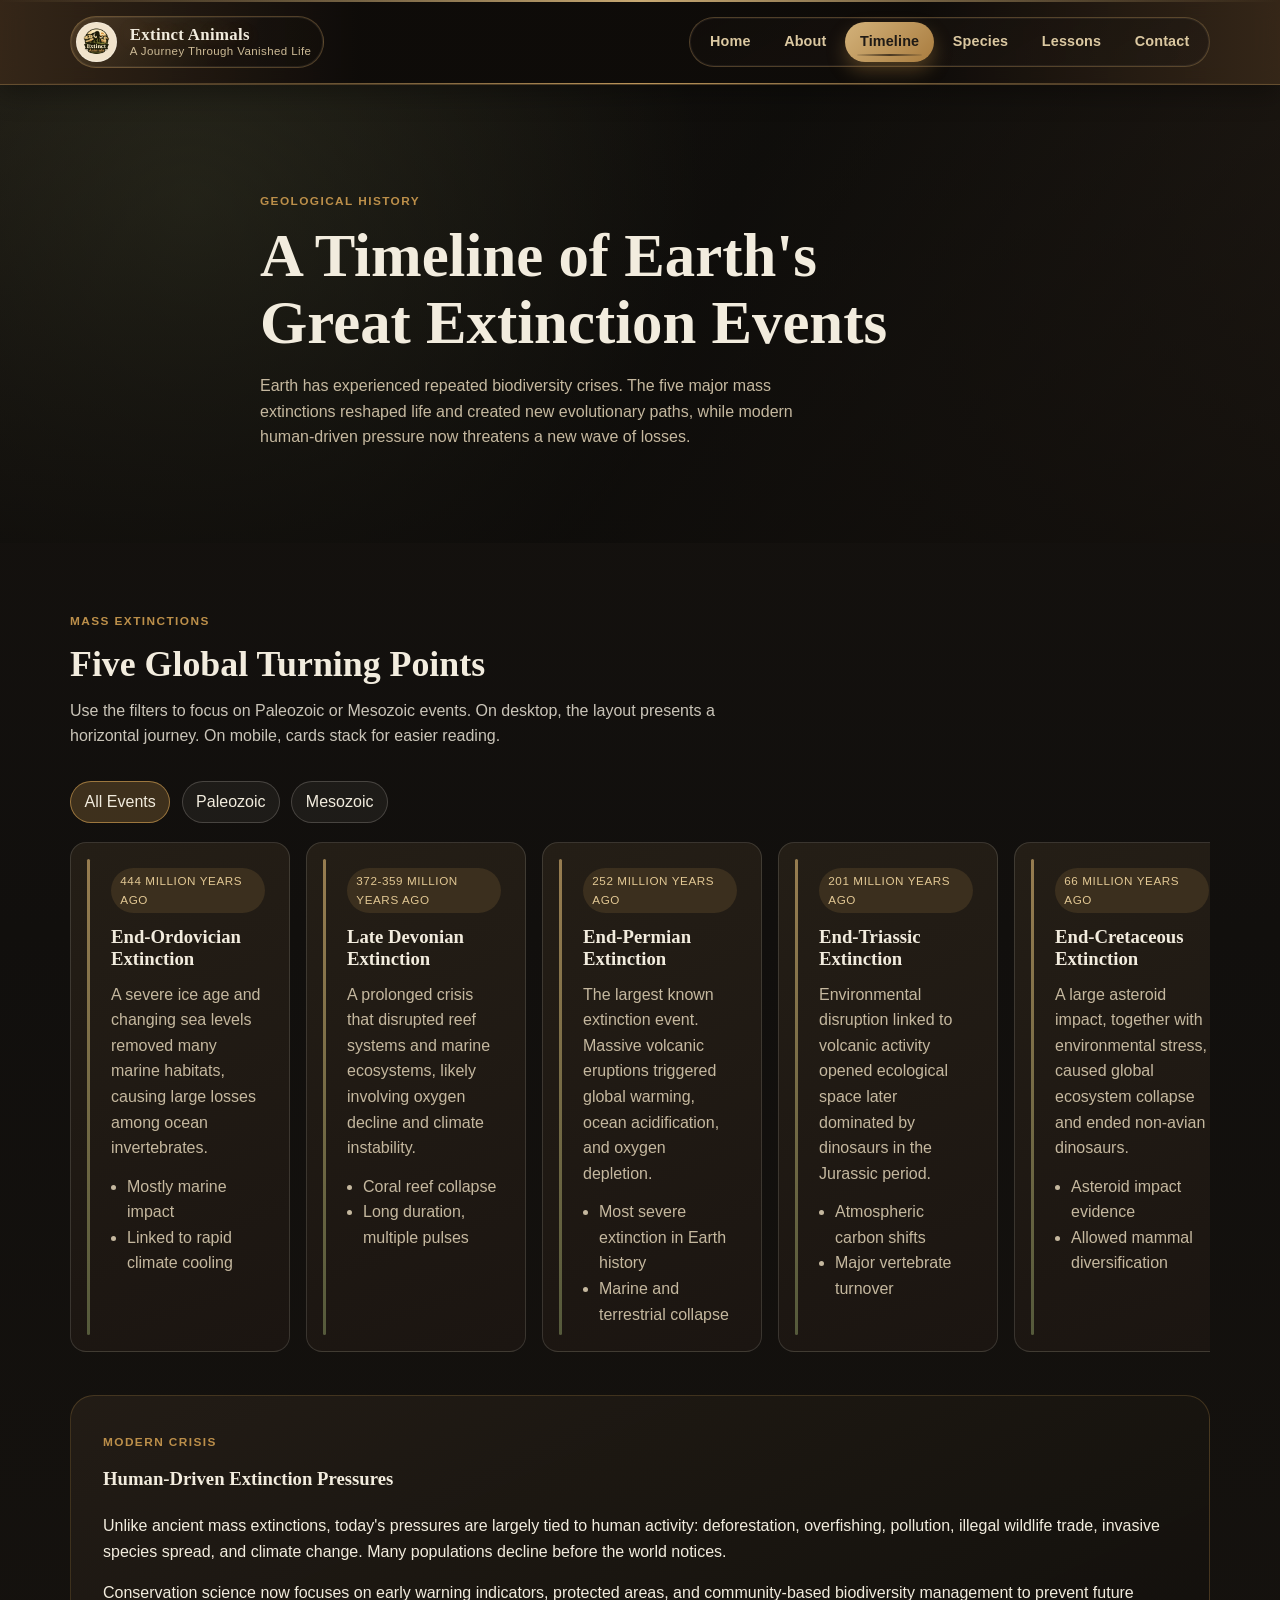
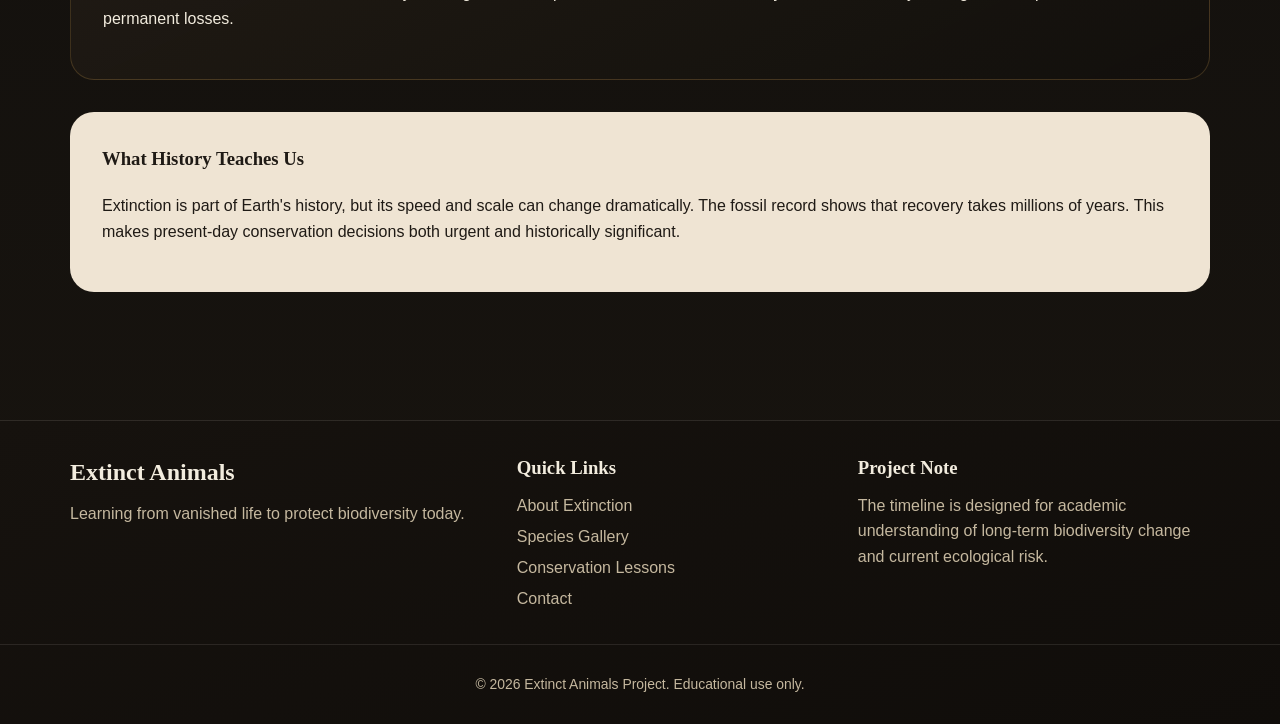
<file: timeline.html>
<!DOCTYPE html>
<html lang="en">
<head>
  <meta charset="UTF-8" />
  <meta name="viewport" content="width=device-width, initial-scale=1.0" />
  <meta name="description" content="Explore the major mass extinction events from the End-Ordovician to End-Cretaceous and understand modern human-driven extinction pressure." />
  <title>Extinct Animals | Extinction Timeline</title>
  <meta name="robots" content="index, follow" />
  <meta name="theme-color" content="#13110f" />
  <link rel="canonical" href="https://your-domain.example/timeline.html" />

  <meta property="og:locale" content="en_US" />
  <meta property="og:type" content="website" />
  <meta property="og:site_name" content="Extinct Animals" />
  <meta property="og:title" content="Extinct Animals | Extinction Timeline" />
  <meta property="og:description" content="Explore the major mass extinction events from the End-Ordovician to End-Cretaceous and understand modern human-driven extinction pressure." />
 <meta property="og:url" content="https://lostspecies.vercel.app" />
  <meta property="og:image" content="https://lostspecies.vercel.app/assets/banners/Banner.png" />
  <meta property="og:image:alt" content="Extinct Animals banner with natural history theme" />

  <meta name="twitter:card" content="summary_large_image" />
  <meta name="twitter:title" content="Extinct Animals | Extinction Timeline" />
  <meta name="twitter:description" content="Explore the major mass extinction events from the End-Ordovician to End-Cretaceous and understand modern human-driven extinction pressure." />
  <meta name="twitter:image" content="/assets/banners/Banner.png" />
  <meta name="twitter:image:alt" content="Extinct Animals banner with natural history theme" />

  <link rel="stylesheet" href="css/style.css" />
  <link rel="icon" type="image/png" href="assets/icons/Logo.png" />
</head>
<body data-page="timeline.html">
  <header class="site-header">
    <div class="container nav-wrap">
      <a class="logo" href="index.html" aria-label="Extinct Animals home page">
        <span class="logo-mark"><img src="assets/icons/Logo.png" alt="Extinct Animals logo" /></span>
        <span class="logo-text">
          <strong>Extinct Animals</strong>
          <small>A Journey Through Vanished Life</small>
        </span>
      </a>

      <button class="menu-toggle" type="button" aria-label="Toggle navigation menu" aria-controls="primaryNav" aria-expanded="false">
        <span></span>
        <span></span>
        <span></span>
      </button>

      <nav aria-label="Main navigation">
        <ul class="nav-links" id="primaryNav">
          <li><a href="index.html" data-page="index.html">Home</a></li>
          <li><a href="about.html" data-page="about.html">About</a></li>
          <li><a href="timeline.html" data-page="timeline.html">Timeline</a></li>
          <li><a href="species.html" data-page="species.html">Species</a></li>
          <li><a href="lessons.html" data-page="lessons.html">Lessons</a></li>
          <li><a href="contact.html" data-page="contact.html">Contact</a></li>
        </ul>
      </nav>
    </div>
  </header>

  <main>
    <section class="page-hero timeline-hero">
      <div class="container hero-content" data-reveal>
        <span class="eyebrow">Geological History</span>
        <h1>A Timeline of Earth's Great Extinction Events</h1>
        <p>
          Earth has experienced repeated biodiversity crises. The five major mass extinctions reshaped life and created new evolutionary paths,
          while modern human-driven pressure now threatens a new wave of losses.
        </p>
      </div>
    </section>

    <section class="section">
      <div class="container">
        <div class="section-heading" data-reveal>
          <span class="eyebrow">Mass Extinctions</span>
          <h2>Five Global Turning Points</h2>
          <p>
            Use the filters to focus on Paleozoic or Mesozoic events. On desktop, the layout presents a horizontal journey.
            On mobile, cards stack for easier reading.
          </p>
        </div>

        <div class="timeline-controls" role="group" aria-label="Timeline era filters" data-reveal>
          <button class="timeline-filter-btn active" type="button" data-filter="all">All Events</button>
          <button class="timeline-filter-btn" type="button" data-filter="paleozoic">Paleozoic</button>
          <button class="timeline-filter-btn" type="button" data-filter="mesozoic">Mesozoic</button>
        </div>

        <div class="timeline-track" id="timelineTrack" data-reveal>
          <article class="timeline-card" data-era="paleozoic">
            <span class="time-label">444 million years ago</span>
            <h3>End-Ordovician Extinction</h3>
            <p>
              A severe ice age and changing sea levels removed many marine habitats, causing large losses among ocean invertebrates.
            </p>
            <ul>
              <li>Mostly marine impact</li>
              <li>Linked to rapid climate cooling</li>
            </ul>
          </article>

          <article class="timeline-card" data-era="paleozoic">
            <span class="time-label">372-359 million years ago</span>
            <h3>Late Devonian Extinction</h3>
            <p>
              A prolonged crisis that disrupted reef systems and marine ecosystems, likely involving oxygen decline and climate instability.
            </p>
            <ul>
              <li>Coral reef collapse</li>
              <li>Long duration, multiple pulses</li>
            </ul>
          </article>

          <article class="timeline-card" data-era="paleozoic">
            <span class="time-label">252 million years ago</span>
            <h3>End-Permian Extinction</h3>
            <p>
              The largest known extinction event. Massive volcanic eruptions triggered global warming, ocean acidification, and oxygen depletion.
            </p>
            <ul>
              <li>Most severe extinction in Earth history</li>
              <li>Marine and terrestrial collapse</li>
            </ul>
          </article>

          <article class="timeline-card" data-era="mesozoic">
            <span class="time-label">201 million years ago</span>
            <h3>End-Triassic Extinction</h3>
            <p>
              Environmental disruption linked to volcanic activity opened ecological space later dominated by dinosaurs in the Jurassic period.
            </p>
            <ul>
              <li>Atmospheric carbon shifts</li>
              <li>Major vertebrate turnover</li>
            </ul>
          </article>

          <article class="timeline-card" data-era="mesozoic">
            <span class="time-label">66 million years ago</span>
            <h3>End-Cretaceous Extinction</h3>
            <p>
              A large asteroid impact, together with environmental stress, caused global ecosystem collapse and ended non-avian dinosaurs.
            </p>
            <ul>
              <li>Asteroid impact evidence</li>
              <li>Allowed mammal diversification</li>
            </ul>
          </article>
        </div>

        <article class="modern-impact" data-reveal>
          <span class="eyebrow">Modern Crisis</span>
          <h3>Human-Driven Extinction Pressures</h3>
          <p>
            Unlike ancient mass extinctions, today's pressures are largely tied to human activity: deforestation, overfishing, pollution,
            illegal wildlife trade, invasive species spread, and climate change. Many populations decline before the world notices.
          </p>
          <p>
            Conservation science now focuses on early warning indicators, protected areas, and community-based biodiversity management to
            prevent future permanent losses.
          </p>
        </article>

        <article class="summary-panel" data-reveal>
          <h3>What History Teaches Us</h3>
          <p>
            Extinction is part of Earth's history, but its speed and scale can change dramatically. The fossil record shows that recovery takes
            millions of years. This makes present-day conservation decisions both urgent and historically significant.
          </p>
        </article>
      </div>
    </section>
  </main>

  <footer class="site-footer">
    <div class="container footer-grid">
      <div>
        <h2>Extinct Animals</h2>
        <p>Learning from vanished life to protect biodiversity today.</p>
      </div>
      <div>
        <h3>Quick Links</h3>
        <ul class="footer-links">
          <li><a href="about.html">About Extinction</a></li>
          <li><a href="species.html">Species Gallery</a></li>
          <li><a href="lessons.html">Conservation Lessons</a></li>
          <li><a href="contact.html">Contact</a></li>
        </ul>
      </div>
      <div>
        <h3>Project Note</h3>
        <p>The timeline is designed for academic understanding of long-term biodiversity change and current ecological risk.</p>
      </div>
    </div>
    <div class="footer-bottom">
      <p>&copy; 2026 Extinct Animals Project. Educational use only.</p>
    </div>
  </footer>

  <script src="js/main.js" defer></script>
</body>
</html>
</file>
<file: css/style.css>
:root {
  --clr-bg: #13110f;
  --clr-surface: #1d1914;
  --clr-surface-soft: #272119;
  --clr-card: #211c16;
  --clr-light: #f4efe3;
  --clr-light-soft: #ebe2d1;
  --clr-text: #f2ecde;
  --clr-text-dark: #1f1a15;
  --clr-muted: #c5b89f;
  --clr-gold: #bc8f4a;
  --clr-rust: #8f4e2c;
  --clr-olive: #6b744b;
  --clr-danger: #efb199;
  --clr-success: #9fd6ab;
  --font-heading: "Palatino Linotype", "Book Antiqua", Palatino, Georgia, "Times New Roman", serif;
  --font-body: "Segoe UI", Tahoma, Geneva, Verdana, sans-serif;
  --max-width: 1140px;
  --radius-sm: 10px;
  --radius-md: 16px;
  --radius-lg: 24px;
  --radius-round: 999px;
  --shadow-soft: 0 12px 30px rgba(0, 0, 0, 0.28);
  --shadow-hover: 0 18px 42px rgba(0, 0, 0, 0.35);
  --transition: all 0.28s ease;
  --space-1: 0.5rem;
  --space-2: 0.75rem;
  --space-3: 1rem;
  --space-4: 1.5rem;
  --space-5: 2rem;
  --space-6: 3rem;
  --space-7: 4rem;
}

* {
  box-sizing: border-box;
}

html {
  scroll-behavior: smooth;
}

body {
  margin: 0;
  font-family: var(--font-body);
  color: var(--clr-text);
  background: linear-gradient(180deg, #17130f 0%, #110f0d 40%, #18140f 100%);
  line-height: 1.6;
  overflow-x: hidden;
}

img {
  max-width: 100%;
  display: block;
}

a {
  color: inherit;
  text-decoration: none;
}

button,
input,
select,
textarea {
  font: inherit;
}

a:focus-visible,
button:focus-visible,
input:focus-visible,
select:focus-visible,
textarea:focus-visible {
  outline: 2px solid var(--clr-gold);
  outline-offset: 2px;
}

.container {
  width: min(var(--max-width), calc(100% - 2rem));
  margin-inline: auto;
}

.section {
  padding: var(--space-7) 0;
}

.section-light {
  background: var(--clr-light);
  color: var(--clr-text-dark);
}

.section-alt {
  background: linear-gradient(160deg, #1b1712 0%, #241d16 100%);
}

.section-heading {
  margin-bottom: var(--space-5);
  max-width: 680px;
}

.section-heading h2 {
  margin: 0 0 var(--space-2);
  font-family: var(--font-heading);
  font-size: clamp(1.8rem, 2.8vw, 2.6rem);
  line-height: 1.2;
}

.section-heading p {
  margin: 0;
  color: currentColor;
  opacity: 0.82;
}

.eyebrow {
  display: inline-block;
  margin-bottom: var(--space-2);
  text-transform: uppercase;
  letter-spacing: 0.12em;
  font-size: 0.74rem;
  color: var(--clr-gold);
  font-weight: 600;
}

.btn {
  display: inline-flex;
  align-items: center;
  justify-content: center;
  padding: 0.75rem 1.25rem;
  border-radius: var(--radius-round);
  border: 1px solid transparent;
  cursor: pointer;
  font-weight: 600;
  transition: var(--transition);
}

.btn-primary {
  background: linear-gradient(135deg, #bd9150 0%, #996d34 100%);
  color: #1d150f;
}

.btn-primary:hover {
  transform: translateY(-2px);
  box-shadow: 0 10px 22px rgba(188, 143, 74, 0.36);
}

.btn-secondary {
  border-color: rgba(242, 236, 222, 0.34);
  color: var(--clr-text);
  background: transparent;
}

.btn-secondary:hover {
  background: rgba(244, 239, 227, 0.08);
  transform: translateY(-2px);
}

.btn-dark {
  background: var(--clr-text-dark);
  color: var(--clr-light);
}

.btn-dark:hover {
  opacity: 0.92;
}

.site-header {
  position: sticky;
  top: 0;
  z-index: 220;
  isolation: isolate;
  backdrop-filter: blur(10px) saturate(120%);
  background: linear-gradient(
    90deg,
    rgba(64, 46, 28, 0.74) 0%,
    rgba(14, 11, 9, 0.94) 28%,
    rgba(14, 11, 9, 0.94) 72%,
    rgba(64, 46, 28, 0.74) 100%
  );
  border-bottom: 1px solid rgba(196, 156, 94, 0.34);
  box-shadow: 0 10px 24px rgba(0, 0, 0, 0.3);
}

.site-header::before,
.site-header::after {
  content: "";
  position: absolute;
  left: 0;
  right: 0;
  pointer-events: none;
}

.site-header::before {
  top: 0;
  height: 2px;
  background: linear-gradient(90deg, transparent 0%, rgba(220, 186, 126, 0.9) 50%, transparent 100%);
}

.site-header::after {
  bottom: 0;
  height: 1px;
  background: linear-gradient(90deg, rgba(196, 156, 94, 0) 0%, rgba(196, 156, 94, 0.95) 50%, rgba(196, 156, 94, 0) 100%);
}

.nav-wrap {
  display: flex;
  align-items: center;
  justify-content: space-between;
  gap: 1rem;
  min-height: 84px;
  position: relative;
}

.logo {
  display: flex;
  align-items: center;
  gap: 0.8rem;
  padding: 0.3rem 0.72rem 0.3rem 0.32rem;
  border-radius: var(--radius-round);
  border: 1px solid rgba(196, 156, 94, 0.35);
  background: linear-gradient(135deg, rgba(196, 156, 94, 0.2) 0%, rgba(20, 16, 12, 0.32) 64%);
  box-shadow: inset 0 0 0 1px rgba(244, 239, 227, 0.07);
  transition: var(--transition);
}

.logo:hover {
  transform: translateY(-1px);
  border-color: rgba(220, 186, 126, 0.65);
}

.logo-mark {
  width: 2.55rem;
  height: 2.55rem;
  display: grid;
  place-items: center;
  border-radius: 50%;
  overflow: hidden;
  border: 1px solid rgba(244, 239, 227, 0.56);
  background: #f1e3cb;
}

.logo-mark img {
  width: 100%;
  height: 100%;
  object-fit: cover;
}

.logo-text {
  display: grid;
  line-height: 1.2;
}

.logo-text strong {
  font-family: var(--font-heading);
  font-size: 1.05rem;
  font-weight: 700;
  letter-spacing: 0.02em;
  text-shadow: 0 0 16px rgba(196, 156, 94, 0.2);
}

.logo-text small {
  font-size: 0.72rem;
  color: #cdbb96;
  letter-spacing: 0.035em;
}

nav {
  margin-left: auto;
  position: relative;
}

.nav-links {
  list-style: none;
  margin: 0;
  padding: 0.28rem;
  display: flex;
  align-items: center;
  gap: 0.2rem;
  border-radius: var(--radius-round);
  border: 1px solid rgba(196, 156, 94, 0.35);
  background: linear-gradient(150deg, rgba(18, 14, 11, 0.82) 0%, rgba(34, 27, 20, 0.58) 100%);
  box-shadow: inset 0 0 0 1px rgba(244, 239, 227, 0.06);
}

.nav-links li {
  position: relative;
}

.nav-links a {
  display: inline-flex;
  align-items: center;
  justify-content: center;
  border-radius: calc(var(--radius-round) - 6px);
  padding: 0.5rem 0.95rem;
  color: #dbc8a1;
  font-size: 0.9rem;
  font-weight: 600;
  letter-spacing: 0.01em;
  position: relative;
  isolation: isolate;
  transition: var(--transition);
}

.nav-links a:hover {
  color: #f8f0e0;
  background: rgba(244, 239, 227, 0.08);
}

.nav-links a::after {
  content: "";
  position: absolute;
  left: 0.78rem;
  right: 0.78rem;
  bottom: 0.32rem;
  height: 2px;
  border-radius: var(--radius-round);
  background: linear-gradient(90deg, rgba(196, 156, 94, 0.1) 0%, rgba(220, 186, 126, 1) 50%, rgba(196, 156, 94, 0.1) 100%);
  transform: scaleX(0);
  transform-origin: center;
  transition: transform 0.25s ease;
}

.nav-links a:hover::after {
  transform: scaleX(1);
}

.nav-links a.active {
  color: var(--clr-text-dark);
  background: linear-gradient(135deg, #d3b27a 0%, #a97c3f 100%);
  box-shadow: 0 9px 18px rgba(184, 137, 70, 0.35);
}

.nav-links a.active::after {
  transform: scaleX(1);
  background: linear-gradient(90deg, rgba(45, 34, 21, 0.1) 0%, rgba(45, 34, 21, 0.8) 50%, rgba(45, 34, 21, 0.1) 100%);
}

.menu-toggle {
  border: 1px solid rgba(196, 156, 94, 0.45);
  background: linear-gradient(135deg, rgba(196, 156, 94, 0.25) 0%, rgba(18, 14, 11, 0.2) 100%);
  color: var(--clr-text);
  width: 2.65rem;
  height: 2.65rem;
  display: none;
  border-radius: 12px;
  padding: 0;
  cursor: pointer;
  align-items: center;
  justify-content: center;
  flex-direction: column;
  gap: 0.25rem;
}

.menu-toggle span {
  width: 1.2rem;
  height: 2px;
  border-radius: 4px;
  background: #f2e7d4;
  transition: var(--transition);
}

.menu-toggle[aria-expanded="true"] span:nth-child(1) {
  transform: translateY(6px) rotate(45deg);
}

.menu-toggle[aria-expanded="true"] span:nth-child(2) {
  opacity: 0;
}

.menu-toggle[aria-expanded="true"] span:nth-child(3) {
  transform: translateY(-6px) rotate(-45deg);
}

.page-hero {
  position: relative;
  isolation: isolate;
  padding: clamp(4.8rem, 8vw, 6.8rem) 0 clamp(4rem, 6vw, 5.2rem);
}

.page-hero::before,
.page-hero::after {
  content: "";
  position: absolute;
  inset: 0;
  z-index: -2;
}

.page-hero::after {
  z-index: -1;
  background: linear-gradient(180deg, rgba(14, 12, 10, 0.38) 0%, rgba(14, 12, 10, 0.78) 100%);
}

.home-hero::before {
  background:
    radial-gradient(circle at 18% 15%, rgba(188, 143, 74, 0.35), transparent 44%),
    radial-gradient(circle at 84% 12%, rgba(108, 120, 73, 0.32), transparent 45%),
    linear-gradient(130deg, rgba(22, 17, 12, 0.78) 0%, rgba(12, 10, 8, 0.85) 58%, rgba(35, 27, 18, 0.8) 100%),
    url("../assets/banners/Banner.png");
  background-size: auto, auto, auto, cover;
  background-position: center, center, center, center;
  background-repeat: no-repeat;
}

.about-hero::before {
  background:
    radial-gradient(circle at 80% 18%, rgba(143, 78, 44, 0.36), transparent 46%),
    linear-gradient(120deg, #231b14 0%, #11100d 54%, #2b231a 100%);
}

.timeline-hero::before {
  background:
    radial-gradient(circle at 15% 25%, rgba(107, 116, 75, 0.35), transparent 45%),
    linear-gradient(120deg, #1d1813 0%, #100f0c 52%, #2a2118 100%);
}

.species-hero::before {
  background:
    radial-gradient(circle at 16% 10%, rgba(188, 143, 74, 0.28), transparent 42%),
    radial-gradient(circle at 85% 80%, rgba(107, 116, 75, 0.28), transparent 42%),
    linear-gradient(130deg, #211910 0%, #0f0d0b 62%, #281f15 100%);
}

.lessons-hero::before {
  background:
    radial-gradient(circle at 80% 12%, rgba(188, 143, 74, 0.26), transparent 45%),
    linear-gradient(120deg, #1f1812 0%, #110f0d 52%, #2b2318 100%);
}

.contact-hero::before {
  background:
    radial-gradient(circle at 15% 20%, rgba(143, 78, 44, 0.34), transparent 45%),
    linear-gradient(125deg, #1b1511 0%, #0f0d0b 56%, #2a2117 100%);
}

.hero-content {
  max-width: 760px;
}

.hero-content h1 {
  margin: 0;
  font-family: var(--font-heading);
  font-size: clamp(2rem, 5.4vw, 3.8rem);
  line-height: 1.1;
  text-wrap: balance;
}

.hero-content p {
  margin-top: var(--space-3);
  color: var(--clr-muted);
  max-width: 62ch;
}

.hero-actions {
  margin-top: var(--space-4);
  display: flex;
  flex-wrap: wrap;
  gap: var(--space-3);
}

.lead-grid {
  display: grid;
  grid-template-columns: 1.1fr 0.9fr;
  gap: var(--space-5);
  align-items: stretch;
}

.lead-panel {
  background: linear-gradient(145deg, #231d17 0%, #1a1511 100%);
  border: 1px solid rgba(242, 236, 222, 0.1);
  border-radius: var(--radius-lg);
  padding: var(--space-5);
  box-shadow: var(--shadow-soft);
}

.lead-panel h2,
.lead-panel h3 {
  margin-top: 0;
  font-family: var(--font-heading);
  line-height: 1.2;
}

.lead-panel p:last-child {
  margin-bottom: 0;
}

.info-list {
  list-style: none;
  margin: 0;
  padding: 0;
  display: grid;
  gap: 0.8rem;
}

.info-list li {
  padding: 0.7rem 0.9rem;
  border-left: 3px solid var(--clr-gold);
  background: rgba(244, 239, 227, 0.04);
  border-radius: var(--radius-sm);
}

.card-grid {
  display: grid;
  gap: var(--space-4);
  grid-template-columns: repeat(auto-fit, minmax(220px, 1fr));
}

.feature-card,
.info-card,
.lesson-card,
.contact-card,
.glossary-card {
  border-radius: var(--radius-md);
  border: 1px solid rgba(242, 236, 222, 0.11);
  background: linear-gradient(160deg, #231d16 0%, #1a1511 100%);
  padding: var(--space-4);
  transition: var(--transition);
  box-shadow: var(--shadow-soft);
}

.feature-card:hover,
.info-card:hover,
.lesson-card:hover,
.contact-card:hover,
.glossary-card:hover {
  transform: translateY(-5px);
  box-shadow: var(--shadow-hover);
}

.feature-card h3,
.info-card h3,
.lesson-card h3,
.contact-card h3,
.glossary-card h3 {
  margin: 1rem 0 0.45rem;
  font-family: var(--font-heading);
  line-height: 1.2;
}

.feature-card p,
.info-card p,
.lesson-card p,
.contact-card p,
.glossary-card p {
  margin: 0;
  color: var(--clr-muted);
}

.media-placeholder {
  position: relative;
  min-height: 165px;
  border-radius: calc(var(--radius-md) - 4px);
  border: 1px solid rgba(242, 236, 222, 0.15);
  overflow: hidden;
  display: grid;
  place-items: center;
  text-align: center;
  padding: 1rem;
  background:
    radial-gradient(circle at 20% 20%, rgba(188, 143, 74, 0.4), transparent 40%),
    radial-gradient(circle at 80% 80%, rgba(107, 116, 75, 0.35), transparent 45%),
    linear-gradient(140deg, #31261c 0%, #1a1511 100%);
}

.media-placeholder span {
  font-family: var(--font-heading);
  font-size: 1.05rem;
  letter-spacing: 0.04em;
}

.media-small {
  min-height: 132px;
}

.feature-media {
  position: relative;
  aspect-ratio: 16 / 10;
  border-radius: calc(var(--radius-md) - 4px);
  overflow: hidden;
  border: 1px solid rgba(242, 236, 222, 0.15);
}

.feature-media img {
  width: 100%;
  height: 100%;
  object-fit: cover;
}

.content-media {
  position: relative;
  min-height: 230px;
  border-radius: calc(var(--radius-md) - 2px);
  overflow: hidden;
  border: 1px solid rgba(242, 236, 222, 0.15);
  box-shadow: var(--shadow-soft);
  background: #1a1511;
}

.content-media img {
  width: 100%;
  height: 100%;
  object-fit: cover;
}

.content-media::after {
  content: "";
  position: absolute;
  inset: 0;
  pointer-events: none;
  background: linear-gradient(180deg, rgba(12, 10, 8, 0.08) 0%, rgba(12, 10, 8, 0.3) 100%);
}

.badges {
  display: flex;
  flex-wrap: wrap;
  gap: 0.45rem;
  margin-top: 0.95rem;
}

.badge {
  display: inline-flex;
  align-items: center;
  gap: 0.35rem;
  border-radius: var(--radius-round);
  font-size: 0.76rem;
  padding: 0.25rem 0.6rem;
  background: rgba(188, 143, 74, 0.14);
  color: #dec089;
}

.facts-strip {
  padding: 1.75rem 0;
  border-top: 1px solid rgba(242, 236, 222, 0.1);
  border-bottom: 1px solid rgba(242, 236, 222, 0.1);
  background: linear-gradient(110deg, #18130e 0%, #272018 45%, #1b1611 100%);
}

.facts-grid {
  display: grid;
  grid-template-columns: repeat(4, minmax(0, 1fr));
  gap: 1rem;
}

.fact-item {
  text-align: center;
  padding: 0.85rem;
}

.fact-item strong {
  display: block;
  font-size: clamp(1.5rem, 3.4vw, 2.15rem);
  color: var(--clr-gold);
  font-family: var(--font-heading);
  margin-bottom: 0.25rem;
}

.fact-item span {
  color: var(--clr-muted);
  font-size: 0.95rem;
}

.split-layout {
  display: grid;
  grid-template-columns: 1.05fr 0.95fr;
  gap: var(--space-5);
  align-items: center;
}

.split-layout.reverse .split-text {
  order: 2;
}

.split-layout.reverse .split-media {
  order: 1;
}

.split-text h2,
.split-text h3 {
  margin-top: 0;
  font-family: var(--font-heading);
}

.split-media .media-placeholder,
.split-media .content-media {
  min-height: 230px;
}

.callout {
  border-left: 4px solid var(--clr-gold);
  background: rgba(188, 143, 74, 0.1);
  border-radius: var(--radius-sm);
  padding: 1rem 1.1rem;
  margin-top: 1rem;
}

.callout strong {
  display: block;
  margin-bottom: 0.35rem;
}

.key-grid {
  display: grid;
  grid-template-columns: repeat(auto-fit, minmax(180px, 1fr));
  gap: var(--space-3);
}

.key-grid .glossary-card {
  padding: 1rem;
}

.accordion {
  display: grid;
  gap: 0.75rem;
}

.accordion-item {
  border-radius: var(--radius-sm);
  border: 1px solid rgba(31, 26, 21, 0.15);
  background: #efe6d7;
  color: var(--clr-text-dark);
  overflow: hidden;
}

.accordion-toggle {
  width: 100%;
  text-align: left;
  border: 0;
  background: transparent;
  padding: 0.9rem 1rem;
  cursor: pointer;
  font-weight: 600;
  display: flex;
  align-items: center;
  justify-content: space-between;
  gap: 1rem;
}

.accordion-toggle::after {
  content: "+";
  font-size: 1.2rem;
}

.accordion-item.open .accordion-toggle::after {
  content: "-";
}

.accordion-content {
  max-height: 0;
  overflow: hidden;
  transition: max-height 0.3s ease;
}

.accordion-content p {
  margin: 0;
  padding: 0 1rem 1rem;
}

.timeline-controls {
  display: flex;
  flex-wrap: wrap;
  gap: 0.7rem;
  margin-bottom: 1.2rem;
}

.timeline-filter-btn {
  border: 1px solid rgba(242, 236, 222, 0.2);
  background: rgba(244, 239, 227, 0.05);
  color: var(--clr-text);
  border-radius: var(--radius-round);
  padding: 0.45rem 0.85rem;
  cursor: pointer;
  transition: var(--transition);
}

.timeline-filter-btn:hover,
.timeline-filter-btn.active {
  background: rgba(188, 143, 74, 0.26);
  border-color: rgba(188, 143, 74, 0.75);
}

.timeline-track {
  display: grid;
  grid-auto-flow: column;
  grid-auto-columns: minmax(220px, 1fr);
  gap: 1rem;
  overflow-x: auto;
  padding-bottom: 0.7rem;
}

.timeline-track::-webkit-scrollbar {
  height: 8px;
}

.timeline-track::-webkit-scrollbar-thumb {
  background: rgba(188, 143, 74, 0.55);
  border-radius: var(--radius-round);
}

.timeline-card {
  border-radius: var(--radius-md);
  border: 1px solid rgba(242, 236, 222, 0.14);
  background: linear-gradient(160deg, #241e16 0%, #1b1511 100%);
  padding: var(--space-4);
  min-height: 280px;
  position: relative;
  transition: var(--transition);
}

.timeline-card::before {
  content: "";
  position: absolute;
  left: 1rem;
  top: 1rem;
  bottom: 1rem;
  width: 3px;
  border-radius: 10px;
  background: linear-gradient(180deg, #c4a267 0%, #6b744b 100%);
  opacity: 0.72;
}

.timeline-card:hover {
  transform: translateY(-4px);
  box-shadow: var(--shadow-hover);
}

.timeline-card h3 {
  margin: 0.2rem 0 0.7rem 1rem;
  font-family: var(--font-heading);
  line-height: 1.2;
}

.timeline-card .time-label {
  display: inline-flex;
  margin-left: 1rem;
  margin-bottom: 0.6rem;
  border-radius: var(--radius-round);
  padding: 0.22rem 0.58rem;
  font-size: 0.73rem;
  letter-spacing: 0.05em;
  text-transform: uppercase;
  background: rgba(188, 143, 74, 0.16);
  color: #e2c894;
}

.timeline-card p,
.timeline-card ul {
  margin: 0 0 0 1rem;
  color: var(--clr-muted);
}

.timeline-card ul {
  margin-top: 0.8rem;
  padding-left: 1rem;
}

.timeline-card.is-hidden {
  display: none;
}

.modern-impact {
  margin-top: var(--space-5);
  padding: var(--space-5);
  border-radius: var(--radius-lg);
  background: linear-gradient(155deg, rgba(36, 29, 22, 0.92) 0%, rgba(18, 16, 13, 0.95) 100%);
  border: 1px solid rgba(188, 143, 74, 0.25);
}

.modern-impact h3 {
  margin-top: 0;
  font-family: var(--font-heading);
}

.summary-panel {
  margin-top: var(--space-5);
  border-radius: var(--radius-lg);
  padding: var(--space-5);
  background: #efe4d3;
  color: var(--clr-text-dark);
}

.summary-panel h3 {
  margin-top: 0;
  font-family: var(--font-heading);
}

.control-panel {
  border-radius: var(--radius-md);
  border: 1px solid rgba(242, 236, 222, 0.14);
  background: linear-gradient(140deg, #241e17 0%, #191510 100%);
  padding: var(--space-4);
}

.control-grid {
  display: grid;
  gap: 0.9rem;
  grid-template-columns: repeat(auto-fit, minmax(170px, 1fr));
}

.control-grid label {
  display: block;
  margin-bottom: 0.32rem;
  font-size: 0.86rem;
  color: var(--clr-muted);
}

.control-grid input,
.control-grid select,
.form-grid input,
.form-grid textarea {
  width: 100%;
  border: 1px solid rgba(242, 236, 222, 0.22);
  background: rgba(244, 239, 227, 0.06);
  color: var(--clr-text);
  border-radius: var(--radius-sm);
  padding: 0.58rem 0.7rem;
}

.control-grid input::placeholder {
  color: rgba(242, 236, 222, 0.58);
}

.filter-actions {
  margin-top: 1rem;
  display: flex;
  justify-content: space-between;
  align-items: center;
  gap: 1rem;
  flex-wrap: wrap;
}

.results-note {
  margin: 0;
  color: var(--clr-muted);
  font-size: 0.92rem;
}

.species-grid {
  margin-top: var(--space-5);
  display: grid;
  gap: var(--space-4);
  grid-template-columns: repeat(auto-fit, minmax(245px, 1fr));
}

.species-card {
  border-radius: var(--radius-md);
  border: 1px solid rgba(242, 236, 222, 0.13);
  overflow: hidden;
  background: linear-gradient(150deg, #241d16 0%, #181410 100%);
  display: flex;
  flex-direction: column;
  min-height: 100%;
  box-shadow: var(--shadow-soft);
  transition: var(--transition);
}

.species-card:hover {
  transform: translateY(-5px);
  box-shadow: var(--shadow-hover);
}

.species-image {
  position: relative;
  aspect-ratio: 16 / 10;
  overflow: hidden;
}

.species-image img {
  width: 100%;
  height: 100%;
  object-fit: cover;
}

.species-body {
  padding: 1rem;
  display: flex;
  flex-direction: column;
  gap: 0.65rem;
  flex: 1;
}

.species-body h3 {
  margin: 0;
  font-family: var(--font-heading);
  font-size: 1.2rem;
  line-height: 1.2;
}

.species-body .scientific {
  margin: 0;
  color: var(--clr-muted);
  font-size: 0.88rem;
}

.species-meta {
  display: flex;
  flex-wrap: wrap;
  gap: 0.4rem;
}

.meta-pill {
  font-size: 0.74rem;
  padding: 0.2rem 0.52rem;
  border-radius: var(--radius-round);
  background: rgba(107, 116, 75, 0.24);
  color: #d8dfbe;
}

.species-body p {
  margin: 0;
  color: var(--clr-muted);
}

.species-action {
  margin-top: auto;
}

.empty-state {
  margin-top: var(--space-4);
  text-align: center;
  border: 1px dashed rgba(242, 236, 222, 0.25);
  border-radius: var(--radius-md);
  padding: 2rem 1rem;
  color: var(--clr-muted);
}

.hidden {
  display: none !important;
}

.modal {
  position: fixed;
  inset: 0;
  background: rgba(0, 0, 0, 0.72);
  z-index: 300;
  display: grid;
  place-items: center;
  padding: 1rem;
}

.modal-panel {
  width: min(760px, 100%);
  border-radius: var(--radius-lg);
  background: #f2e7d5;
  color: var(--clr-text-dark);
  border: 1px solid rgba(31, 26, 21, 0.15);
  overflow: hidden;
  box-shadow: var(--shadow-hover);
  position: relative;
}

.modal-close {
  position: absolute;
  right: 0.7rem;
  top: 0.7rem;
  width: 2.2rem;
  height: 2.2rem;
  border-radius: 50%;
  border: 0;
  background: rgba(31, 26, 21, 0.1);
  color: var(--clr-text-dark);
  font-size: 1.3rem;
  cursor: pointer;
}

.modal-content {
  display: grid;
  grid-template-columns: 0.95fr 1.05fr;
  gap: 1.2rem;
}

.modal-image {
  min-height: 240px;
}

.modal-image img {
  width: 100%;
  height: 100%;
  object-fit: cover;
}

.modal-details {
  padding: 1.2rem 1.3rem 1.5rem 0;
}

.modal-details h3 {
  margin: 0;
  font-family: var(--font-heading);
  font-size: 1.5rem;
}

.modal-details .scientific {
  margin: 0.3rem 0 1rem;
  color: #5a4a37;
}

.modal-list {
  list-style: none;
  margin: 0;
  padding: 0;
  display: grid;
  gap: 0.45rem;
}

.modal-list li strong {
  color: #2b231a;
}

.compare-table-wrap {
  overflow-x: auto;
}

.compare-table {
  width: 100%;
  border-collapse: collapse;
  min-width: 580px;
  background: rgba(16, 13, 11, 0.3);
}

.compare-table th,
.compare-table td {
  border: 1px solid rgba(242, 236, 222, 0.12);
  padding: 0.7rem 0.75rem;
  text-align: left;
}

.compare-table th {
  background: rgba(188, 143, 74, 0.2);
  color: #f2debb;
}

.action-list {
  list-style: none;
  margin: 0;
  padding: 0;
  display: grid;
  gap: 0.8rem;
}

.action-list li {
  border-left: 3px solid var(--clr-olive);
  padding: 0.7rem 0.9rem;
  border-radius: var(--radius-sm);
  background: rgba(107, 116, 75, 0.13);
}

.quiz-shell {
  max-width: 760px;
}

.quiz-card {
  border-radius: var(--radius-md);
  background: linear-gradient(160deg, #241d16 0%, #19140f 100%);
  border: 1px solid rgba(242, 236, 222, 0.12);
  padding: var(--space-4);
  box-shadow: var(--shadow-soft);
}

.quiz-progress {
  margin: 0;
  color: var(--clr-muted);
  font-size: 0.9rem;
}

.quiz-question {
  margin: 0.5rem 0 1rem;
  font-family: var(--font-heading);
  font-size: 1.35rem;
  line-height: 1.2;
}

.quiz-options {
  display: grid;
  gap: 0.65rem;
}

.quiz-option {
  display: flex;
  align-items: flex-start;
  gap: 0.55rem;
  padding: 0.65rem 0.75rem;
  border: 1px solid rgba(242, 236, 222, 0.16);
  border-radius: var(--radius-sm);
  cursor: pointer;
  transition: var(--transition);
}

.quiz-option:hover {
  background: rgba(244, 239, 227, 0.06);
}

.quiz-option input {
  margin-top: 0.25rem;
}

.quiz-actions {
  margin-top: 1rem;
  display: flex;
  align-items: center;
  justify-content: space-between;
  gap: 1rem;
  flex-wrap: wrap;
}

.quiz-feedback {
  margin: 0;
  min-height: 1.2rem;
  color: var(--clr-gold);
  font-size: 0.9rem;
}

.quiz-result {
  margin-top: 1rem;
  border-radius: var(--radius-md);
  background: rgba(159, 214, 171, 0.16);
  border: 1px solid rgba(159, 214, 171, 0.42);
  padding: 1rem 1.1rem;
  color: #d9f0df;
}

.contact-grid {
  display: grid;
  grid-template-columns: repeat(auto-fit, minmax(220px, 1fr));
  gap: var(--space-3);
}

.contact-card p a {
  text-decoration: underline;
  text-underline-offset: 3px;
}

.form-shell {
  margin-top: var(--space-5);
  display: grid;
  grid-template-columns: 1.2fr 0.8fr;
  gap: var(--space-4);
}

.form-panel {
  border-radius: var(--radius-md);
  border: 1px solid rgba(242, 236, 222, 0.14);
  background: linear-gradient(150deg, #231d16 0%, #18130f 100%);
  padding: var(--space-4);
}

.form-grid {
  display: grid;
  gap: 0.9rem;
}

.form-grid label {
  display: block;
  margin-bottom: 0.3rem;
  color: var(--clr-muted);
}

.form-grid textarea {
  min-height: 140px;
  resize: vertical;
}

.form-error {
  min-height: 1rem;
  margin-top: 0.25rem;
  color: var(--clr-danger);
  font-size: 0.8rem;
}

.success-message {
  margin-top: 1rem;
  border-radius: var(--radius-sm);
  padding: 0.8rem 0.9rem;
  background: rgba(159, 214, 171, 0.15);
  border: 1px solid rgba(159, 214, 171, 0.45);
  color: #d6efdb;
}

.side-note {
  border-radius: var(--radius-md);
  background: #ebdec9;
  color: var(--clr-text-dark);
  padding: var(--space-4);
  border: 1px solid rgba(31, 26, 21, 0.13);
}

.side-note h3 {
  margin-top: 0;
  font-family: var(--font-heading);
}

.site-footer {
  margin-top: var(--space-7);
  border-top: 1px solid rgba(242, 236, 222, 0.12);
  background: linear-gradient(160deg, #16120e 0%, #100d0a 100%);
}

.footer-grid {
  padding: var(--space-5) 0;
  display: grid;
  gap: var(--space-4);
  grid-template-columns: 1.2fr 0.9fr 1fr;
}

.footer-grid h2,
.footer-grid h3 {
  margin-top: 0;
  margin-bottom: 0.6rem;
  font-family: var(--font-heading);
}

.footer-grid p {
  margin: 0;
  color: var(--clr-muted);
}

.footer-links {
  list-style: none;
  margin: 0;
  padding: 0;
  display: grid;
  gap: 0.35rem;
}

.footer-links a {
  color: var(--clr-muted);
  transition: var(--transition);
}

.footer-links a:hover {
  color: var(--clr-text);
}

.footer-bottom {
  border-top: 1px solid rgba(242, 236, 222, 0.1);
  padding: 0.9rem 0;
  text-align: center;
  color: var(--clr-muted);
  font-size: 0.87rem;
}

[data-reveal] {
  opacity: 0;
  transform: translateY(22px);
  transition: opacity 0.55s ease, transform 0.55s ease;
}

[data-reveal].revealed {
  opacity: 1;
  transform: translateY(0);
}

@media (max-width: 980px) {
  .lead-grid,
  .split-layout,
  .form-shell,
  .modal-content,
  .footer-grid {
    grid-template-columns: 1fr;
  }

  .modal-details {
    padding: 0 1rem 1.2rem;
  }

  .facts-grid {
    grid-template-columns: repeat(2, minmax(0, 1fr));
  }
}

@media (max-width: 760px) {
  .menu-toggle {
    display: inline-flex;
  }

  .logo {
    padding-right: 0.5rem;
  }

  nav {
    margin-left: 0;
    position: static;
  }

  .nav-links {
    position: absolute;
    left: 0;
    right: 0;
    top: calc(100% + 0.35rem);
    background: linear-gradient(160deg, rgba(18, 14, 11, 0.98) 0%, rgba(33, 26, 19, 0.98) 100%);
    border: 1px solid rgba(196, 156, 94, 0.42);
    border-radius: 16px;
    box-shadow: 0 16px 30px rgba(0, 0, 0, 0.38);
    padding: 0;
    flex-direction: column;
    align-items: stretch;
    gap: 0;
    max-height: 0;
    overflow: hidden;
    opacity: 0;
    pointer-events: none;
    transform: translateY(-6px);
    z-index: 260;
    transition: max-height 0.3s ease, padding 0.3s ease, opacity 0.2s ease, transform 0.25s ease;
  }

  .nav-links.open {
    max-height: 420px;
    padding: 0.7rem;
    opacity: 1;
    pointer-events: auto;
    transform: translateY(0);
  }

  .nav-links li {
    width: 100%;
  }

  .nav-links a {
    width: 100%;
    justify-content: flex-start;
    border-radius: 10px;
    padding: 0.68rem 0.9rem;
  }

  .nav-links a::after {
    left: 0.95rem;
    right: 0.95rem;
  }

  .hero-actions {
    flex-direction: column;
    align-items: flex-start;
  }

  .facts-grid {
    grid-template-columns: 1fr;
  }

  .timeline-track {
    grid-auto-flow: row;
    grid-template-columns: 1fr;
    overflow-x: visible;
  }

  .timeline-card {
    min-height: auto;
  }

  .control-grid {
    grid-template-columns: 1fr;
  }

  .species-grid {
    grid-template-columns: 1fr;
  }
}

@media (prefers-reduced-motion: reduce) {
  *,
  *::before,
  *::after {
    animation-duration: 0.01ms !important;
    animation-iteration-count: 1 !important;
    transition-duration: 0.01ms !important;
    scroll-behavior: auto !important;
  }

  [data-reveal] {
    opacity: 1;
    transform: none;
  }
}
</file>
